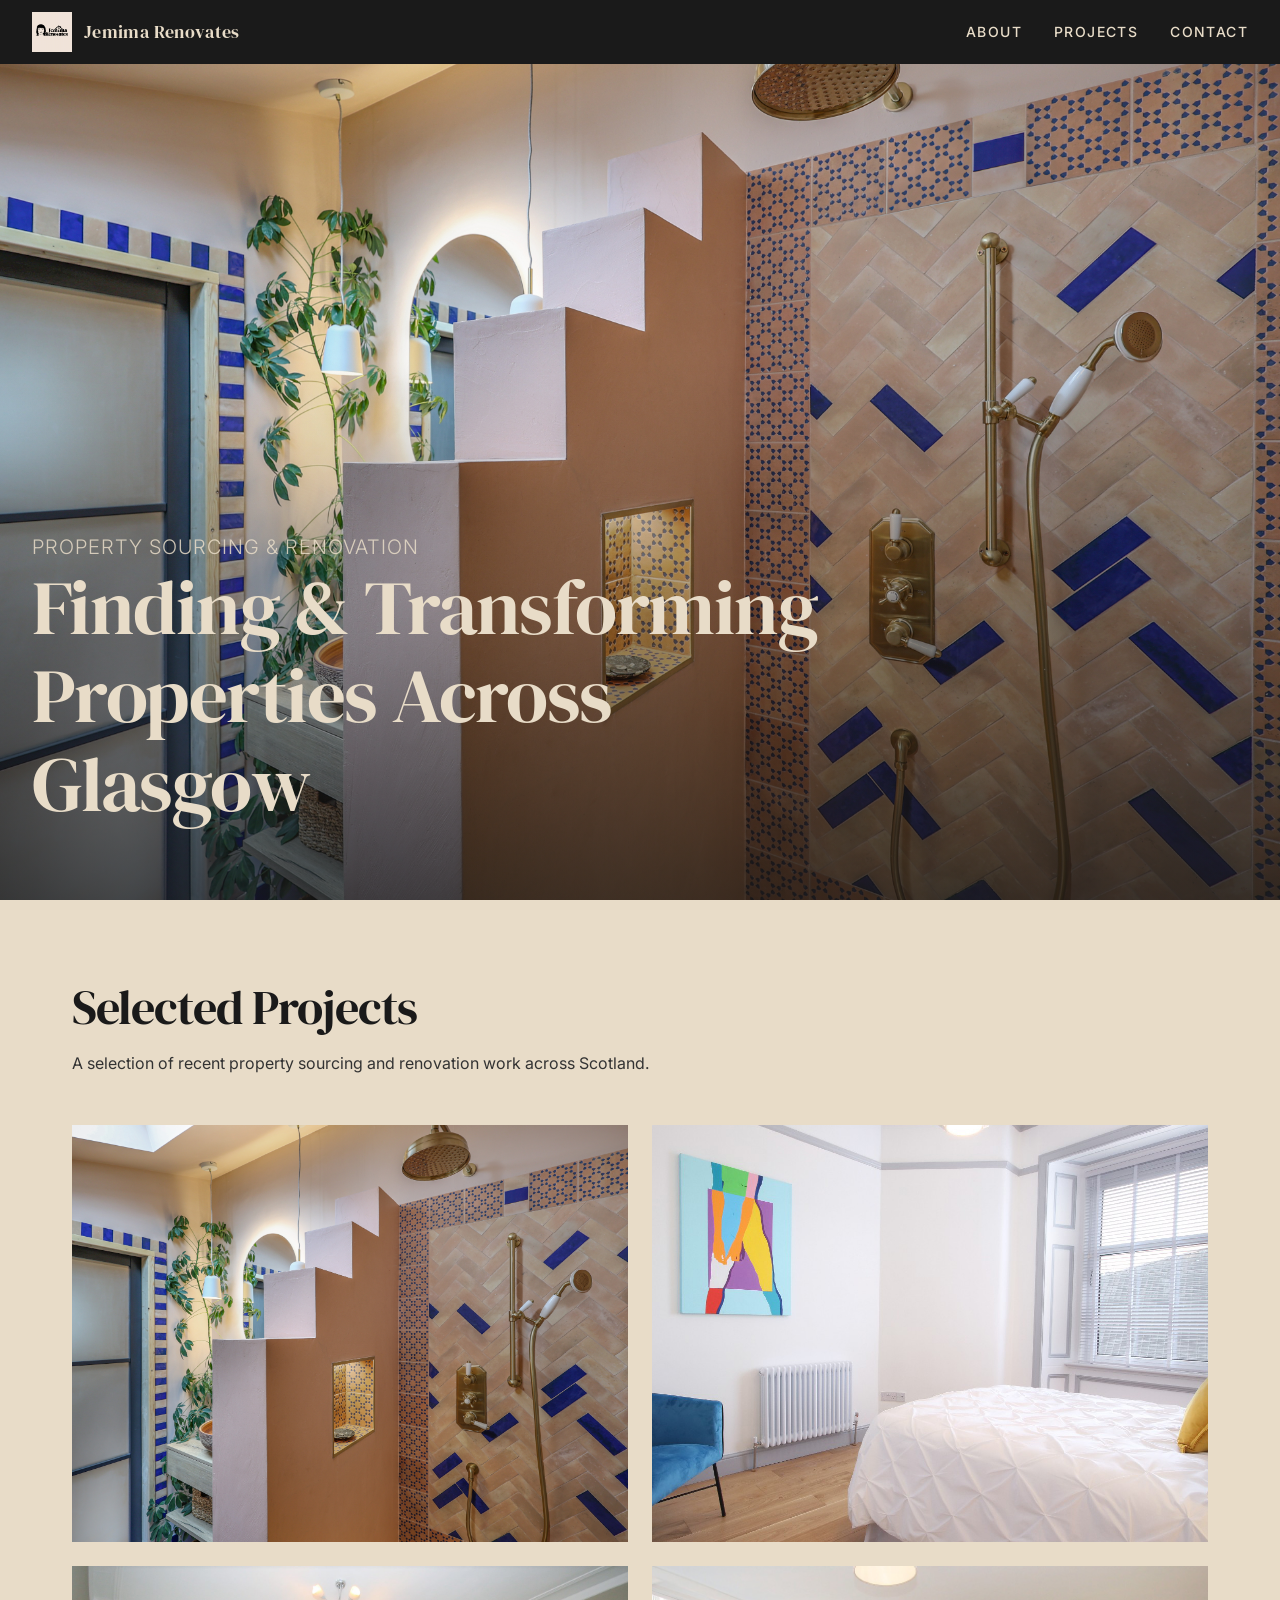
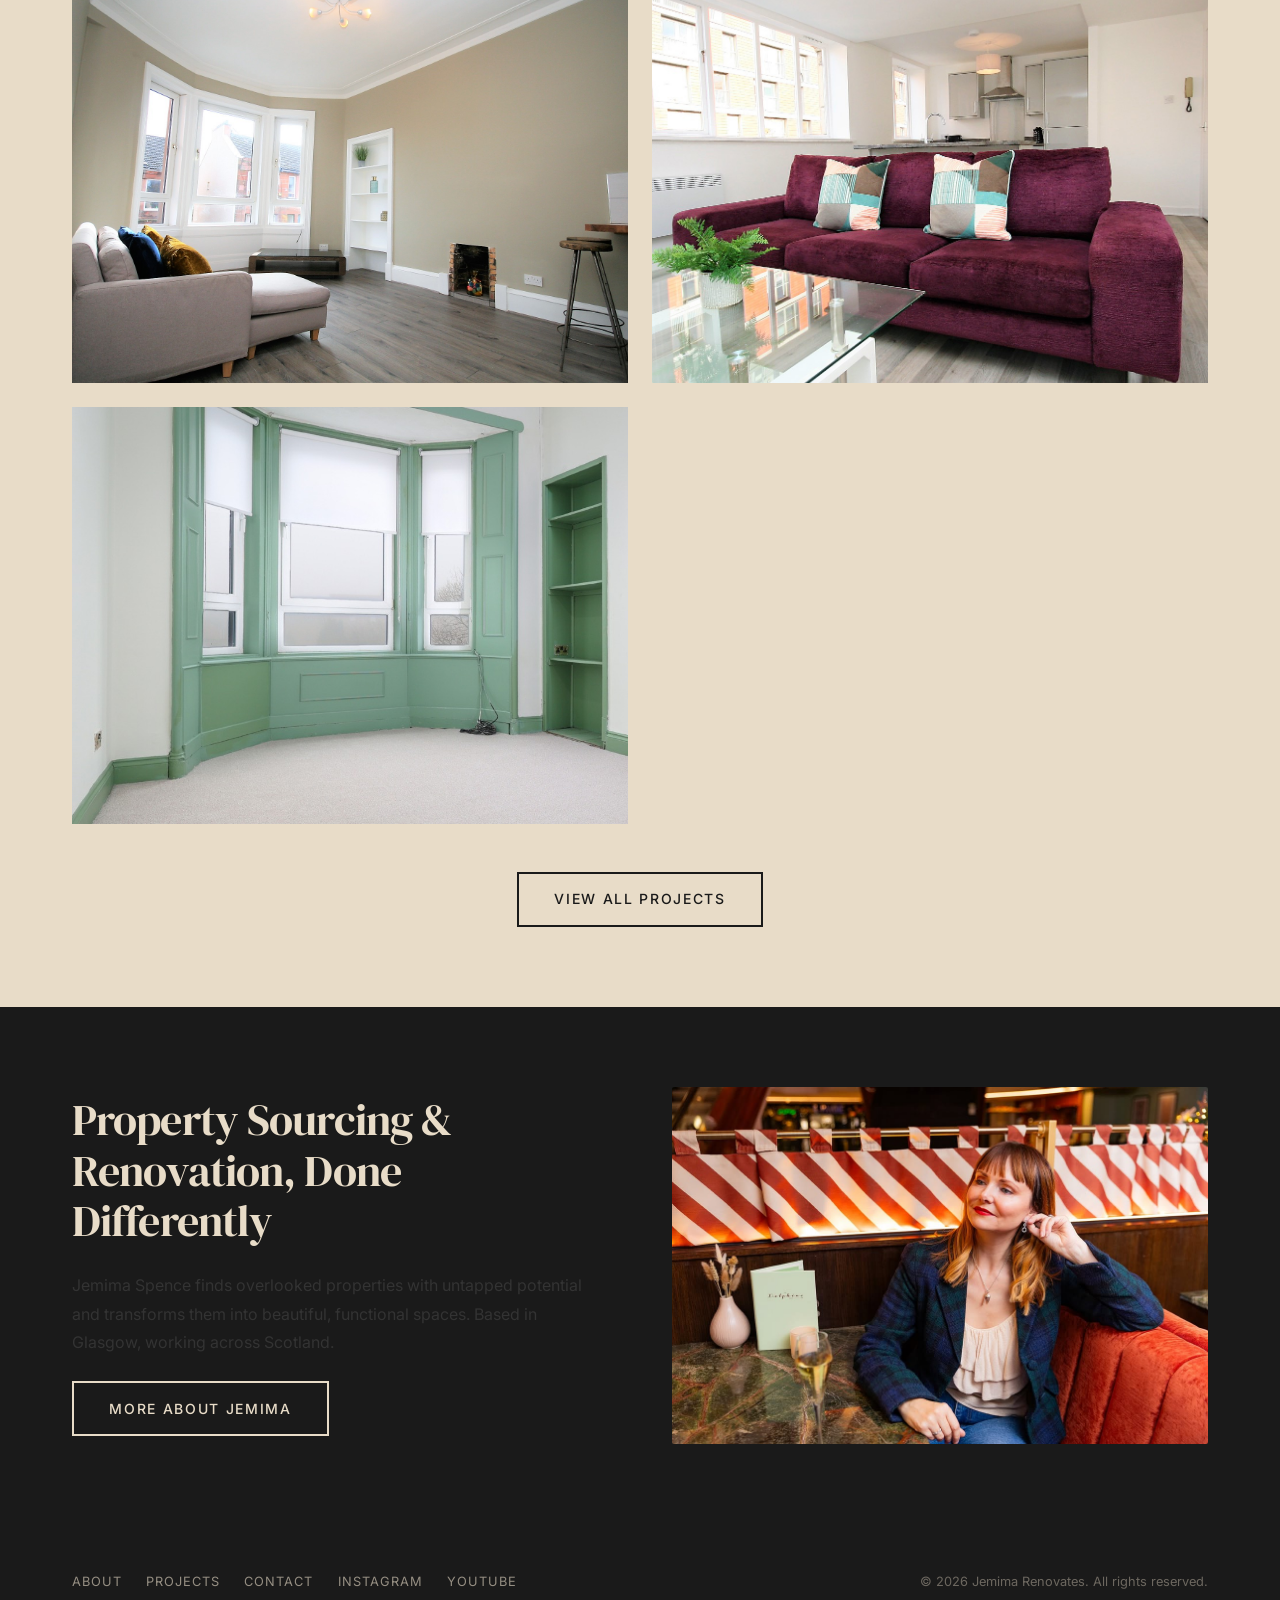
<file: index.html>
<!DOCTYPE html>
<html lang="en">
<head>
    <meta charset="UTF-8">
    <meta name="viewport" content="width=device-width, initial-scale=1.0">
    <title>Jemima Renovates - Property Sourcing & Renovation, Glasgow</title>
    <meta name="description" content="Property sourcing and renovation services in Glasgow. Jemima Spence specialises in finding and transforming properties across Scotland.">
    <link rel="stylesheet" href="css/main.css?v=4">
    <!-- Favicon -->
    <link rel="icon" href="favicon.svg" type="image/svg+xml">
    <link rel="icon" href="favicon.ico" sizes="32x32">
    <!-- Canonical -->
    <link rel="canonical" href="https://jemimarenovates.co.uk/">
    <!-- Open Graph -->
    <meta property="og:type" content="website">
    <meta property="og:title" content="Jemima Renovates - Property Sourcing & Renovation">
    <meta property="og:description" content="Property sourcing and renovation services in Glasgow. Finding and transforming properties across Scotland.">
    <meta property="og:url" content="https://jemimarenovates.co.uk/">
    <meta property="og:image" content="https://jemimarenovates.co.uk/images/hero.jpg">
    <meta property="og:site_name" content="Jemima Renovates">
    <!-- Twitter Card -->
    <meta name="twitter:card" content="summary_large_image">
    <meta name="twitter:title" content="Jemima Renovates - Property Sourcing & Renovation">
    <meta name="twitter:description" content="Property sourcing and renovation services in Glasgow. Finding and transforming properties across Scotland.">
    <meta name="twitter:image" content="https://jemimarenovates.co.uk/images/hero.jpg">
    <!-- Structured Data -->
    <script type="application/ld+json">
    {
        "@context": "https://schema.org",
        "@type": "LocalBusiness",
        "name": "Jemima Renovates",
        "description": "Property sourcing and renovation services in Glasgow, specialising in finding and transforming properties across Scotland.",
        "url": "https://jemimarenovates.co.uk",
        "founder": {
            "@type": "Person",
            "name": "Jemima Spence"
        },
        "areaServed": [
            {"@type": "City", "name": "Glasgow"},
            {"@type": "Country", "name": "United Kingdom"}
        ],
        "serviceType": ["Property Sourcing", "Renovation", "Project Management"],
        "image": "https://jemimarenovates.co.uk/images/hero.jpg",
        "sameAs": [
            "https://www.instagram.com/jemimarenovates/",
            "https://www.youtube.com/@JemimaRenovates"
        ]
    }
    </script>
</head>
<body>
    <a href="#main" class="skip-to-content">Skip to content</a>

    <nav class="nav" role="navigation" aria-label="Main navigation">
        <a href="index.html" class="nav-logo">
            <img src="logo.jpg" alt="Jemima Renovates">
            <span>Jemima Renovates</span>
        </a>
        <button class="nav-toggle" aria-label="Toggle menu" aria-expanded="false">
            <span></span><span></span><span></span>
        </button>
        <ul class="nav-menu">
            <li><a href="about.html">About</a></li>
            <li><a href="projects.html">Projects</a></li>
            <li><a href="contact.html">Contact</a></li>
        </ul>
    </nav>

    <main id="main">
        <!-- Hero -->
        <section class="hero" style="background-image: url('images/hero.jpg');">
            <div class="hero-content">
                <p class="subtitle">Property Sourcing & Renovation</p>
                <h1>Finding & Transforming Properties Across Glasgow</h1>
            </div>
        </section>

        <!-- Featured Projects -->
        <section class="section">
            <div class="container">
                <h2 class="section-heading">Selected Projects</h2>
                <p class="section-subheading">A selection of recent property sourcing and renovation work across Scotland.</p>

                <div class="featured-grid">
                    <a href="projects/morocco-bathroom.html" class="project-card">
                        <img src="images/morocco-bathroom/pic2.jpg" alt="Moroccan-inspired bathroom renovation, Glasgow">
                        <div class="card-overlay">
                            <h3>Morocco Bathroom</h3>
                            <span class="location">Glasgow</span>
                        </div>
                    </a>
                    <a href="projects/craigpark.html" class="project-card">
                        <img src="images/craigpark-2.jpg" alt="Craigpark renovation, Glasgow">
                        <div class="card-overlay">
                            <h3>Craigpark</h3>
                            <span class="location">Glasgow</span>
                        </div>
                    </a>
                    <a href="projects/east-end.html" class="project-card">
                        <img src="images/aberfeldy-lounge.jpg" alt="East End tenement renovation, Glasgow">
                        <div class="card-overlay">
                            <h3>East End</h3>
                            <span class="location">Glasgow</span>
                        </div>
                    </a>
                    <a href="projects/city-centre.html" class="project-card">
                        <img src="images/argyle-st-lounge.jpg" alt="City Centre renovation, Glasgow">
                        <div class="card-overlay">
                            <h3>City Centre</h3>
                            <span class="location">Glasgow</span>
                        </div>
                    </a>
                    <a href="projects/southside.html" class="project-card">
                        <img src="images/southside/pic3.jpg" alt="Southside property, Glasgow">
                        <div class="card-overlay">
                            <h3>Southside</h3>
                            <span class="location">Glasgow</span>
                        </div>
                    </a>
                </div>

                <div style="text-align: center; margin-top: 3rem;">
                    <a href="projects.html" class="btn">View All Projects</a>
                </div>
            </div>
        </section>

        <!-- About Teaser -->
        <section class="section section-dark">
            <div class="container">
                <div class="about-teaser">
                    <div class="about-teaser-text">
                        <h2>Property Sourcing & Renovation, Done Differently</h2>
                        <p>Jemima Spence finds overlooked properties with untapped potential and transforms them into beautiful, functional spaces. Based in Glasgow, working across Scotland.</p>
                        <a href="about.html" class="btn btn-light">More About Jemima</a>
                    </div>
                    <div class="about-teaser-image">
                        <img src="images/jay.jpg" alt="Jemima Spence">
                    </div>
                </div>
            </div>
        </section>
    </main>

    <footer class="footer">
        <div class="container">
            <div class="footer-content">
                <div class="footer-links">
                    <a href="about.html">About</a>
                    <a href="projects.html">Projects</a>
                    <a href="contact.html">Contact</a>
                    <a href="https://www.instagram.com/jemimarenovates/" target="_blank" rel="noopener">Instagram</a>
                    <a href="https://www.youtube.com/@JemimaRenovates" target="_blank" rel="noopener">YouTube</a>
                </div>
                <p class="footer-copy">&copy; 2026 Jemima Renovates. All rights reserved.</p>
            </div>
        </div>
    </footer>

    <script>
    // Mobile nav toggle
    (function() {
        var toggle = document.querySelector('.nav-toggle');
        var menu = document.querySelector('.nav-menu');
        if (!toggle || !menu) return;
        toggle.addEventListener('click', function(e) {
            e.stopPropagation();
            var open = menu.classList.toggle('open');
            toggle.setAttribute('aria-expanded', open);
        });
        document.addEventListener('click', function() {
            menu.classList.remove('open');
            toggle.setAttribute('aria-expanded', false);
        });
    })();
    </script>
</body>
</html>
</file>
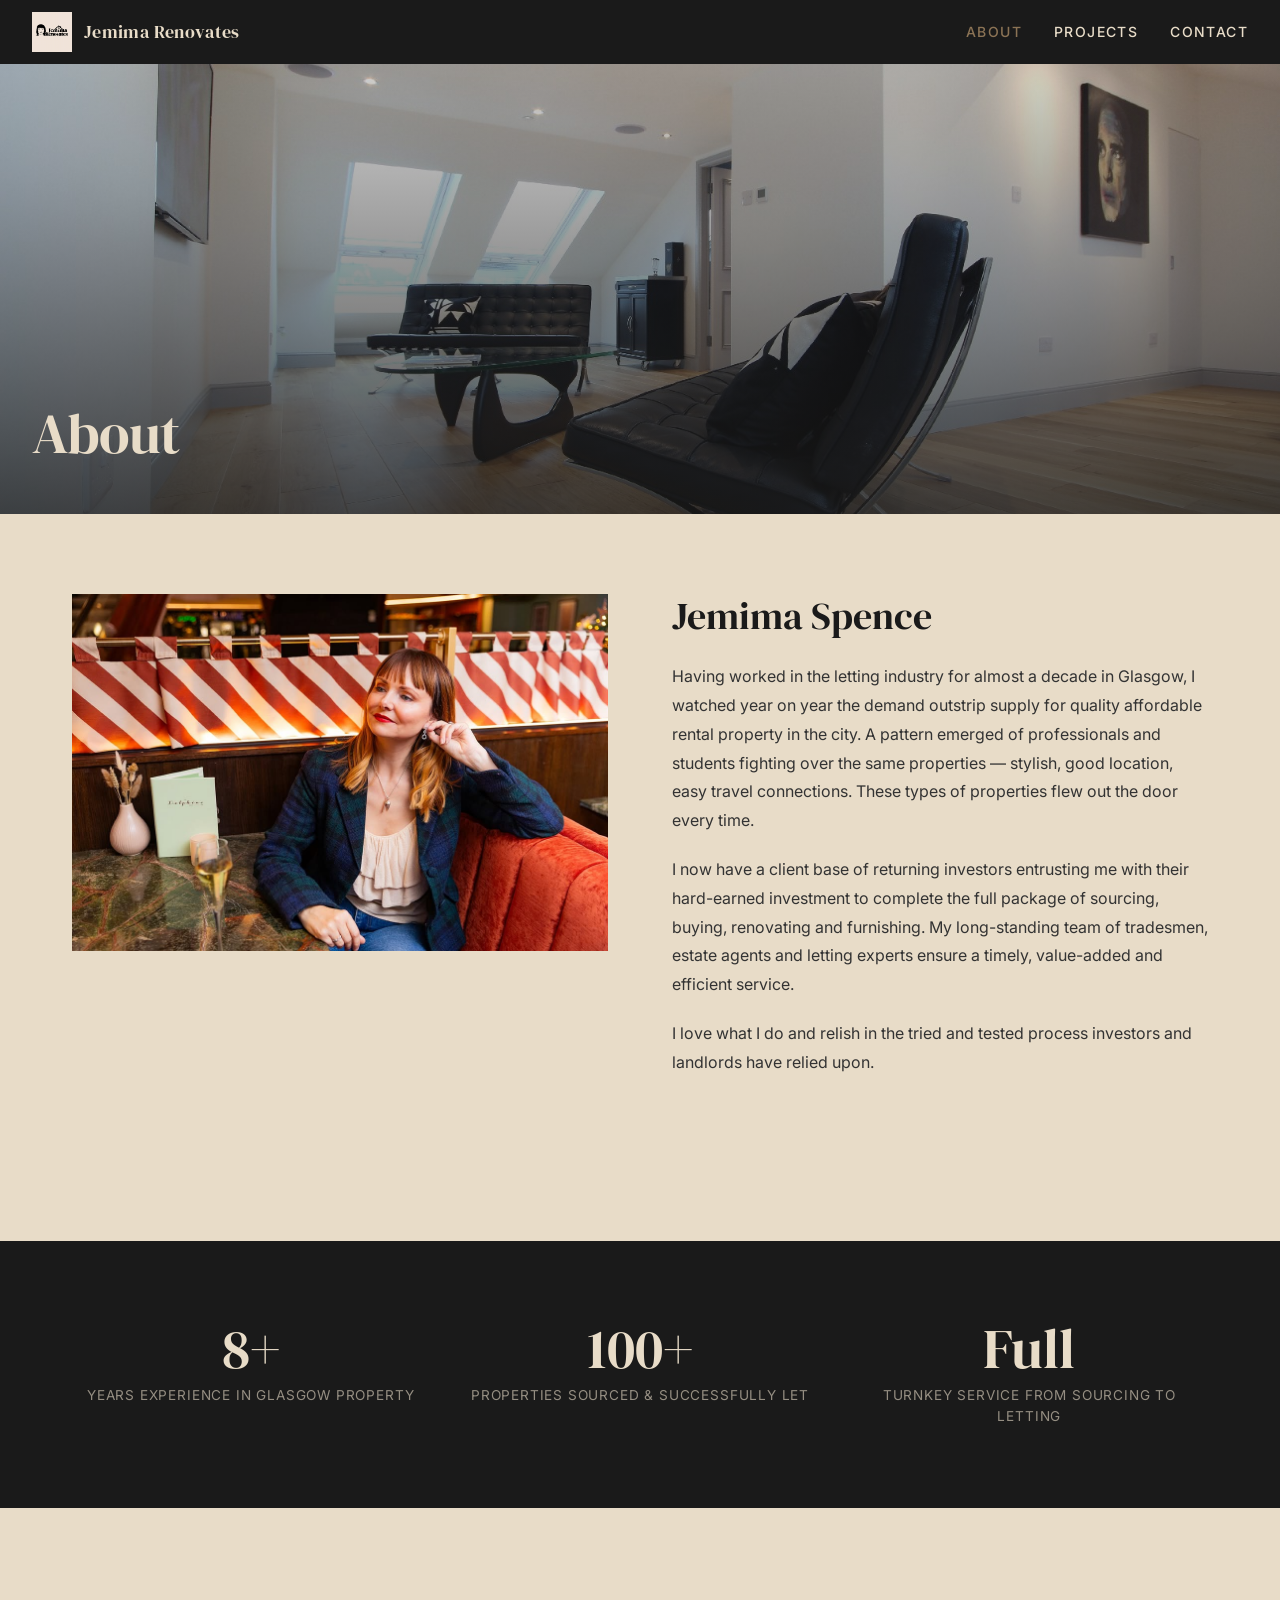
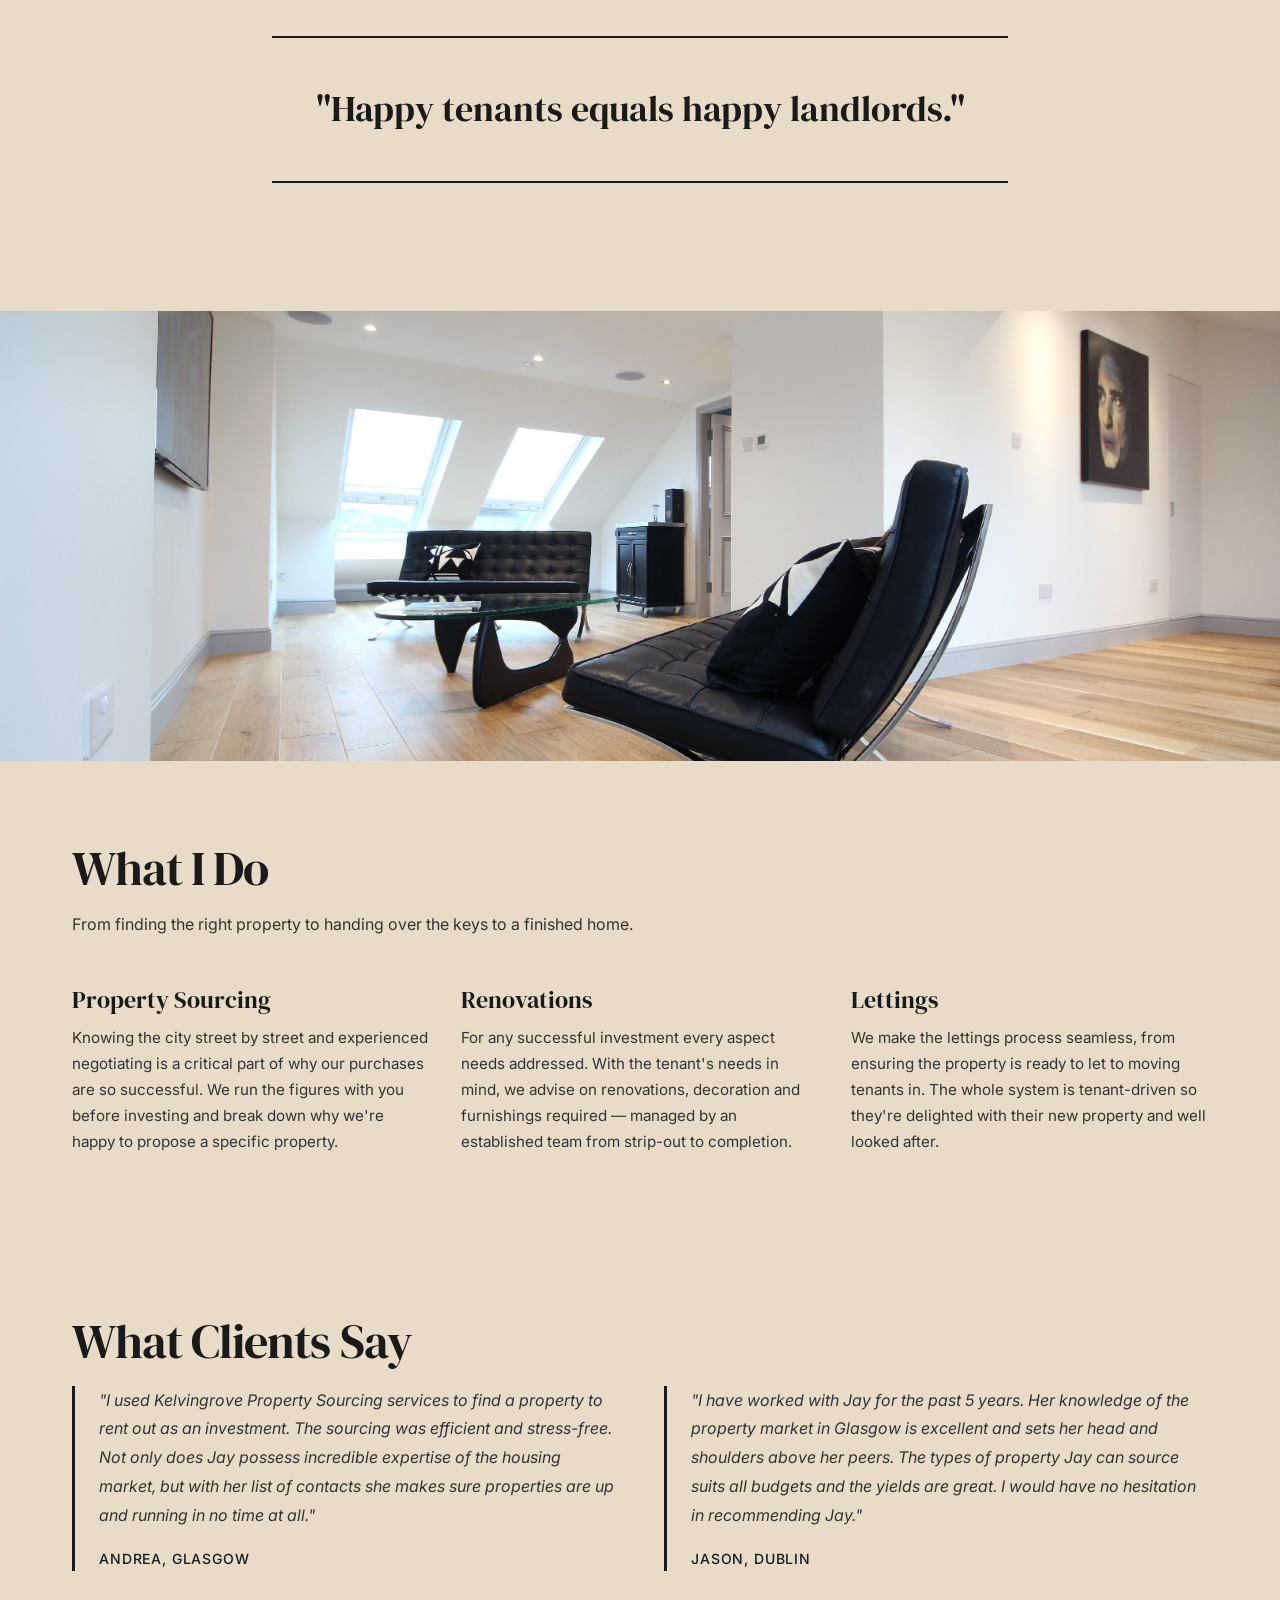
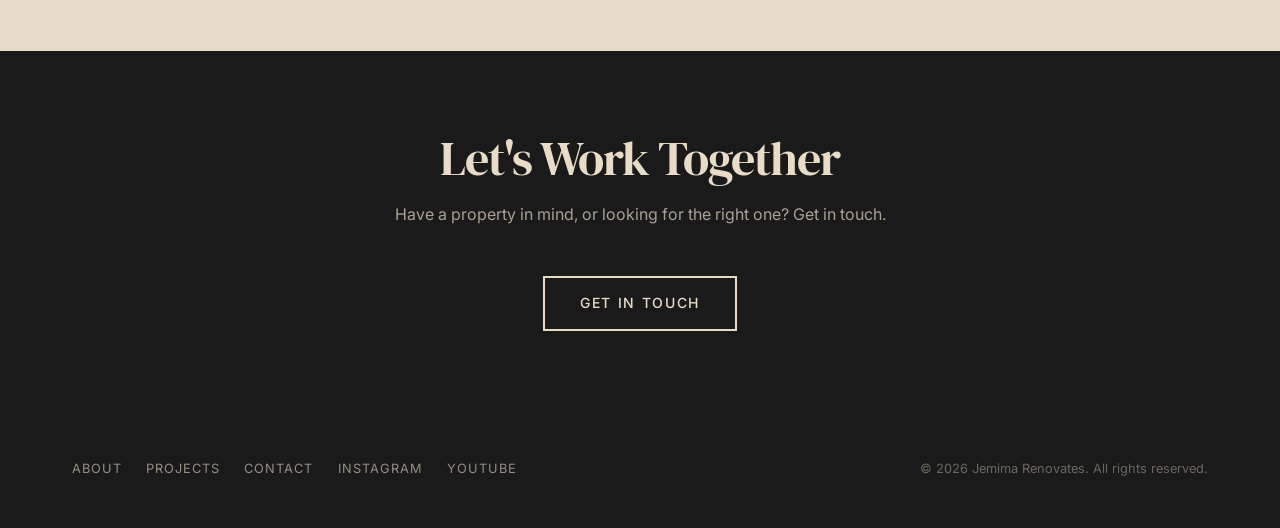
<file: about.html>
<!DOCTYPE html>
<html lang="en">
<head>
    <meta charset="UTF-8">
    <meta name="viewport" content="width=device-width, initial-scale=1.0">
    <title>About - Jemima Renovates</title>
    <meta name="description" content="About Jemima Spence — property sourcing and renovation specialist based in Glasgow, Scotland.">
    <link rel="stylesheet" href="css/main.css?v=4">
    <link rel="icon" href="favicon.svg" type="image/svg+xml">
    <link rel="icon" href="favicon.ico" sizes="32x32">
    <link rel="canonical" href="https://jemimarenovates.co.uk/about.html">
    <meta property="og:type" content="website">
    <meta property="og:title" content="About - Jemima Renovates">
    <meta property="og:description" content="About Jemima Spence — property sourcing and renovation specialist based in Glasgow.">
    <meta property="og:url" content="https://jemimarenovates.co.uk/about.html">
    <meta property="og:image" content="https://jemimarenovates.co.uk/images/jay.jpg">
</head>
<body>
    <a href="#main" class="skip-to-content">Skip to content</a>

    <nav class="nav" role="navigation" aria-label="Main navigation">
        <a href="index.html" class="nav-logo">
            <img src="logo.jpg" alt="Jemima Renovates">
            <span>Jemima Renovates</span>
        </a>
        <button class="nav-toggle" aria-label="Toggle menu" aria-expanded="false">
            <span></span><span></span><span></span>
        </button>
        <ul class="nav-menu">
            <li><a href="about.html" class="active">About</a></li>
            <li><a href="projects.html">Projects</a></li>
            <li><a href="contact.html">Contact</a></li>
        </ul>
    </nav>

    <main id="main">
        <section class="page-hero" style="background-image: url('images/craigpark-1.jpg');">
            <h1>About</h1>
        </section>

        <!-- Bio -->
        <section class="section">
            <div class="container">
                <div class="about-intro">
                    <img src="images/jay.jpg" alt="Jemima Spence">
                    <div class="about-text">
                        <h2>Jemima Spence</h2>
                        <p>Having worked in the letting industry for almost a decade in Glasgow, I watched year on year the demand outstrip supply for quality affordable rental property in the city. A pattern emerged of professionals and students fighting over the same properties — stylish, good location, easy travel connections. These types of properties flew out the door every time.</p>
                        <p>I now have a client base of returning investors entrusting me with their hard-earned investment to complete the full package of sourcing, buying, renovating and furnishing. My long-standing team of tradesmen, estate agents and letting experts ensure a timely, value-added and efficient service.</p>
                        <p>I love what I do and relish in the tried and tested process investors and landlords have relied upon.</p>
                    </div>
                </div>
            </div>
        </section>

        <!-- Stats -->
        <section class="section section-dark">
            <div class="container">
                <div class="stats-bar">
                    <div class="stat-item">
                        <span class="stat-number">8+</span>
                        <span class="stat-label">Years experience in Glasgow property</span>
                    </div>
                    <div class="stat-item">
                        <span class="stat-number">100+</span>
                        <span class="stat-label">Properties sourced &amp; successfully let</span>
                    </div>
                    <div class="stat-item">
                        <span class="stat-number">Full</span>
                        <span class="stat-label">Turnkey service from sourcing to letting</span>
                    </div>
                </div>
            </div>
        </section>

        <!-- Pull Quote -->
        <section class="section">
            <div class="container-narrow">
                <blockquote class="pull-quote">
                    "Happy tenants equals happy landlords."
                </blockquote>
            </div>
        </section>

        <!-- Full-width image break -->
        <div class="full-width-image">
            <img src="images/about-wide.jpg" alt="Renovation in progress">
        </div>

        <!-- Services -->
        <section class="section">
            <div class="container">
                <h2 class="section-heading">What I Do</h2>
                <p class="section-subheading">From finding the right property to handing over the keys to a finished home.</p>

                <div class="services-grid">
                    <div class="service-item">
                        <h3>Property Sourcing</h3>
                        <p>Knowing the city street by street and experienced negotiating is a critical part of why our purchases are so successful. We run the figures with you before investing and break down why we're happy to propose a specific property.</p>
                    </div>
                    <div class="service-item">
                        <h3>Renovations</h3>
                        <p>For any successful investment every aspect needs addressed. With the tenant's needs in mind, we advise on renovations, decoration and furnishings required — managed by an established team from strip-out to completion.</p>
                    </div>
                    <div class="service-item">
                        <h3>Lettings</h3>
                        <p>We make the lettings process seamless, from ensuring the property is ready to let to moving tenants in. The whole system is tenant-driven so they're delighted with their new property and well looked after.</p>
                    </div>
                </div>
            </div>
        </section>

        <!-- Testimonials -->
        <section class="section">
            <div class="container">
                <h2 class="section-heading">What Clients Say</h2>
                <div class="testimonials">
                    <blockquote class="testimonial">
                        <p>"I used Kelvingrove Property Sourcing services to find a property to rent out as an investment. The sourcing was efficient and stress-free. Not only does Jay possess incredible expertise of the housing market, but with her list of contacts she makes sure properties are up and running in no time at all."</p>
                        <cite>Andrea, Glasgow</cite>
                    </blockquote>
                    <blockquote class="testimonial">
                        <p>"I have worked with Jay for the past 5 years. Her knowledge of the property market in Glasgow is excellent and sets her head and shoulders above her peers. The types of property Jay can source suits all budgets and the yields are great. I would have no hesitation in recommending Jay."</p>
                        <cite>Jason, Dublin</cite>
                    </blockquote>
                </div>
            </div>
        </section>

        <!-- CTA -->
        <section class="section section-dark">
            <div class="container" style="text-align: center;">
                <h2 class="section-heading">Let's Work Together</h2>
                <p class="section-subheading" style="margin-left: auto; margin-right: auto;">Have a property in mind, or looking for the right one? Get in touch.</p>
                <a href="contact.html" class="btn btn-light">Get In Touch</a>
            </div>
        </section>
    </main>

    <footer class="footer">
        <div class="container">
            <div class="footer-content">
                <div class="footer-links">
                    <a href="about.html">About</a>
                    <a href="projects.html">Projects</a>
                    <a href="contact.html">Contact</a>
                    <a href="https://www.instagram.com/jemimarenovates/" target="_blank" rel="noopener">Instagram</a>
                    <a href="https://www.youtube.com/@JemimaRenovates" target="_blank" rel="noopener">YouTube</a>
                </div>
                <p class="footer-copy">&copy; 2026 Jemima Renovates. All rights reserved.</p>
            </div>
        </div>
    </footer>

    <script>
    (function() {
        var toggle = document.querySelector('.nav-toggle');
        var menu = document.querySelector('.nav-menu');
        if (!toggle || !menu) return;
        toggle.addEventListener('click', function(e) {
            e.stopPropagation();
            var open = menu.classList.toggle('open');
            toggle.setAttribute('aria-expanded', open);
        });
        document.addEventListener('click', function() {
            menu.classList.remove('open');
            toggle.setAttribute('aria-expanded', false);
        });
    })();
    </script>
</body>
</html>
</file>
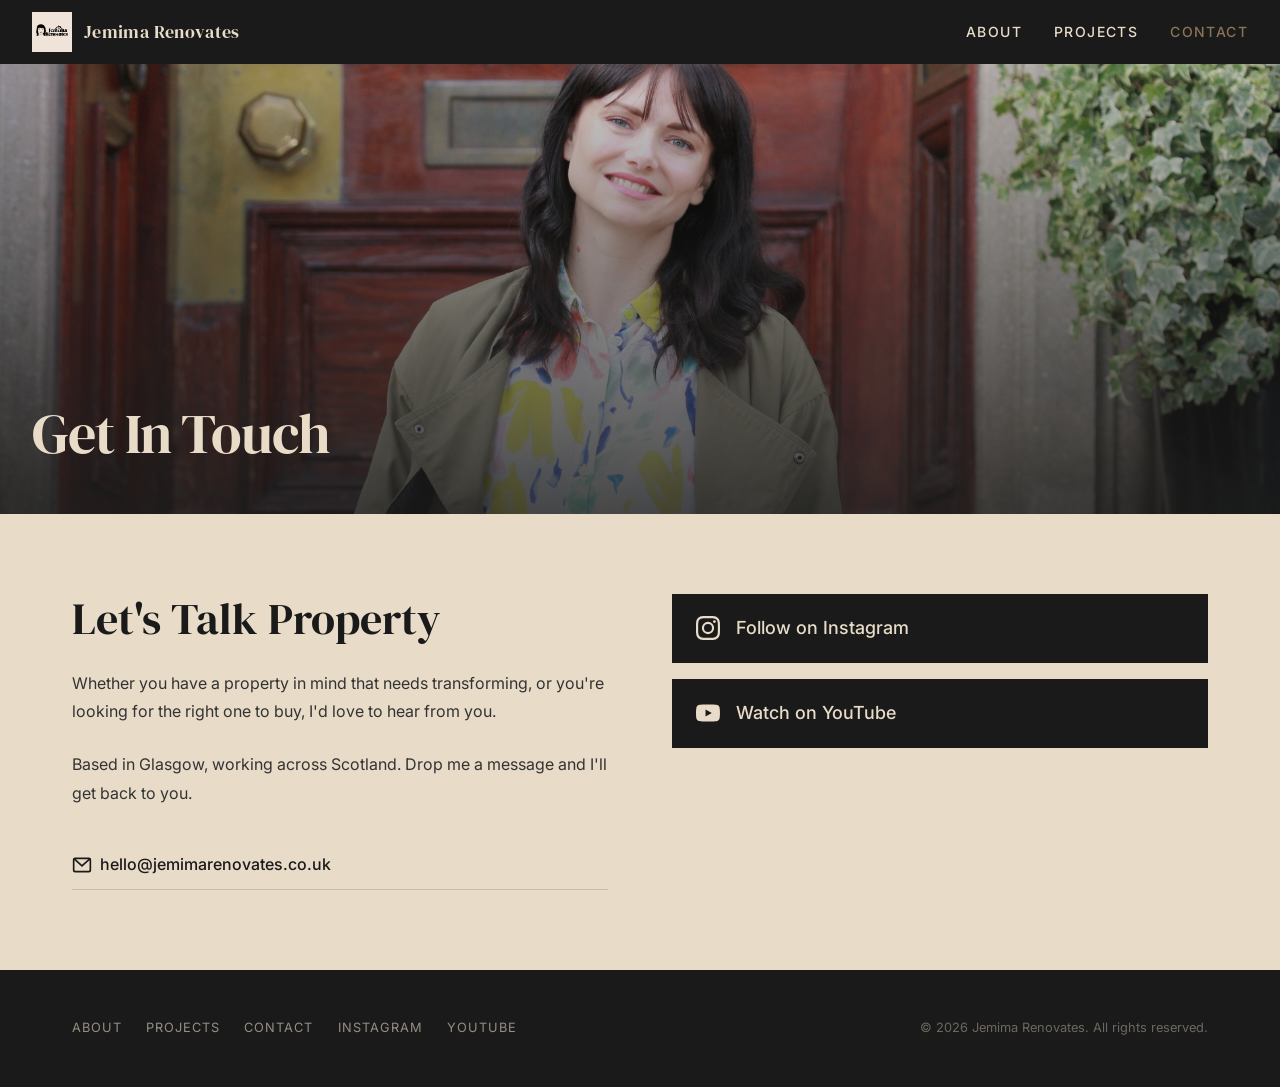
<file: contact.html>
<!DOCTYPE html>
<html lang="en">
<head>
    <meta charset="UTF-8">
    <meta name="viewport" content="width=device-width, initial-scale=1.0">
    <title>Contact - Jemima Renovates</title>
    <meta name="description" content="Get in touch with Jemima Spence for property sourcing and renovation services in Glasgow and across Scotland.">
    <link rel="stylesheet" href="css/main.css?v=4">
    <link rel="icon" href="favicon.svg" type="image/svg+xml">
    <link rel="icon" href="favicon.ico" sizes="32x32">
    <link rel="canonical" href="https://jemimarenovates.co.uk/contact.html">
    <meta property="og:type" content="website">
    <meta property="og:title" content="Contact - Jemima Renovates">
    <meta property="og:description" content="Get in touch with Jemima Spence for property sourcing and renovation services in Glasgow.">
    <meta property="og:url" content="https://jemimarenovates.co.uk/contact.html">
    <meta property="og:image" content="https://jemimarenovates.co.uk/images/hero.jpg">
</head>
<body>
    <a href="#main" class="skip-to-content">Skip to content</a>

    <nav class="nav" role="navigation" aria-label="Main navigation">
        <a href="index.html" class="nav-logo">
            <img src="logo.jpg" alt="Jemima Renovates">
            <span>Jemima Renovates</span>
        </a>
        <button class="nav-toggle" aria-label="Toggle menu" aria-expanded="false">
            <span></span><span></span><span></span>
        </button>
        <ul class="nav-menu">
            <li><a href="about.html">About</a></li>
            <li><a href="projects.html">Projects</a></li>
            <li><a href="contact.html" class="active">Contact</a></li>
        </ul>
    </nav>

    <main id="main">
        <section class="page-hero" style="background-image: url('images/contact-hero.jpg');">
            <h1>Get In Touch</h1>
        </section>

        <section class="section">
            <div class="container">
                <div class="contact-grid">
                    <div class="contact-info">
                        <h2>Let's Talk Property</h2>
                        <p>Whether you have a property in mind that needs transforming, or you're looking for the right one to buy, I'd love to hear from you.</p>
                        <p>Based in Glasgow, working across Scotland. Drop me a message and I'll get back to you.</p>

                        <div class="contact-links">
                            <a href="mailto:hello@jemimarenovates.co.uk">
                                <svg width="20" height="20" viewBox="0 0 24 24" fill="none" stroke="currentColor" stroke-width="2"><rect x="2" y="4" width="20" height="16" rx="2"/><path d="M22 4L12 13 2 4"/></svg>
                                hello@jemimarenovates.co.uk
                            </a>
                        </div>
                    </div>

                    <div class="contact-social">
                        <a href="https://www.instagram.com/jemimarenovates/" target="_blank" rel="noopener" class="social-link">
                            <svg viewBox="0 0 24 24" fill="currentColor"><path d="M12 2.163c3.204 0 3.584.012 4.85.07 3.252.148 4.771 1.691 4.919 4.919.058 1.265.069 1.645.069 4.849 0 3.205-.012 3.584-.069 4.849-.149 3.225-1.664 4.771-4.919 4.919-1.266.058-1.644.07-4.85.07-3.204 0-3.584-.012-4.849-.07-3.26-.149-4.771-1.699-4.919-4.92-.058-1.265-.07-1.644-.07-4.849 0-3.204.013-3.583.07-4.849.149-3.227 1.664-4.771 4.919-4.919 1.266-.057 1.645-.069 4.849-.069zM12 0C8.741 0 8.333.014 7.053.072 2.695.272.273 2.69.073 7.052.014 8.333 0 8.741 0 12c0 3.259.014 3.668.072 4.948.2 4.358 2.618 6.78 6.98 6.98C8.333 23.986 8.741 24 12 24c3.259 0 3.668-.014 4.948-.072 4.354-.2 6.782-2.618 6.979-6.98.059-1.28.073-1.689.073-4.948 0-3.259-.014-3.667-.072-4.947-.196-4.354-2.617-6.78-6.979-6.98C15.668.014 15.259 0 12 0zm0 5.838a6.162 6.162 0 100 12.324 6.162 6.162 0 000-12.324zM12 16a4 4 0 110-8 4 4 0 010 8zm6.406-11.845a1.44 1.44 0 100 2.881 1.44 1.44 0 000-2.881z"/></svg>
                            Follow on Instagram
                        </a>
                        <a href="https://www.youtube.com/@JemimaRenovates" target="_blank" rel="noopener" class="social-link">
                            <svg viewBox="0 0 24 24" fill="currentColor"><path d="M23.498 6.186a3.016 3.016 0 00-2.122-2.136C19.505 3.545 12 3.545 12 3.545s-7.505 0-9.377.505A3.017 3.017 0 00.502 6.186C0 8.07 0 12 0 12s0 3.93.502 5.814a3.016 3.016 0 002.122 2.136c1.871.505 9.376.505 9.376.505s7.505 0 9.377-.505a3.015 3.015 0 002.122-2.136C24 15.93 24 12 24 12s0-3.93-.502-5.814zM9.545 15.568V8.432L15.818 12l-6.273 3.568z"/></svg>
                            Watch on YouTube
                        </a>
                    </div>
                </div>
            </div>
        </section>
    </main>

    <footer class="footer">
        <div class="container">
            <div class="footer-content">
                <div class="footer-links">
                    <a href="about.html">About</a>
                    <a href="projects.html">Projects</a>
                    <a href="contact.html">Contact</a>
                    <a href="https://www.instagram.com/jemimarenovates/" target="_blank" rel="noopener">Instagram</a>
                    <a href="https://www.youtube.com/@JemimaRenovates" target="_blank" rel="noopener">YouTube</a>
                </div>
                <p class="footer-copy">&copy; 2026 Jemima Renovates. All rights reserved.</p>
            </div>
        </div>
    </footer>

    <script>
    (function() {
        var toggle = document.querySelector('.nav-toggle');
        var menu = document.querySelector('.nav-menu');
        if (!toggle || !menu) return;
        toggle.addEventListener('click', function(e) {
            e.stopPropagation();
            var open = menu.classList.toggle('open');
            toggle.setAttribute('aria-expanded', open);
        });
        document.addEventListener('click', function() {
            menu.classList.remove('open');
            toggle.setAttribute('aria-expanded', false);
        });
    })();
    </script>
</body>
</html>
</file>
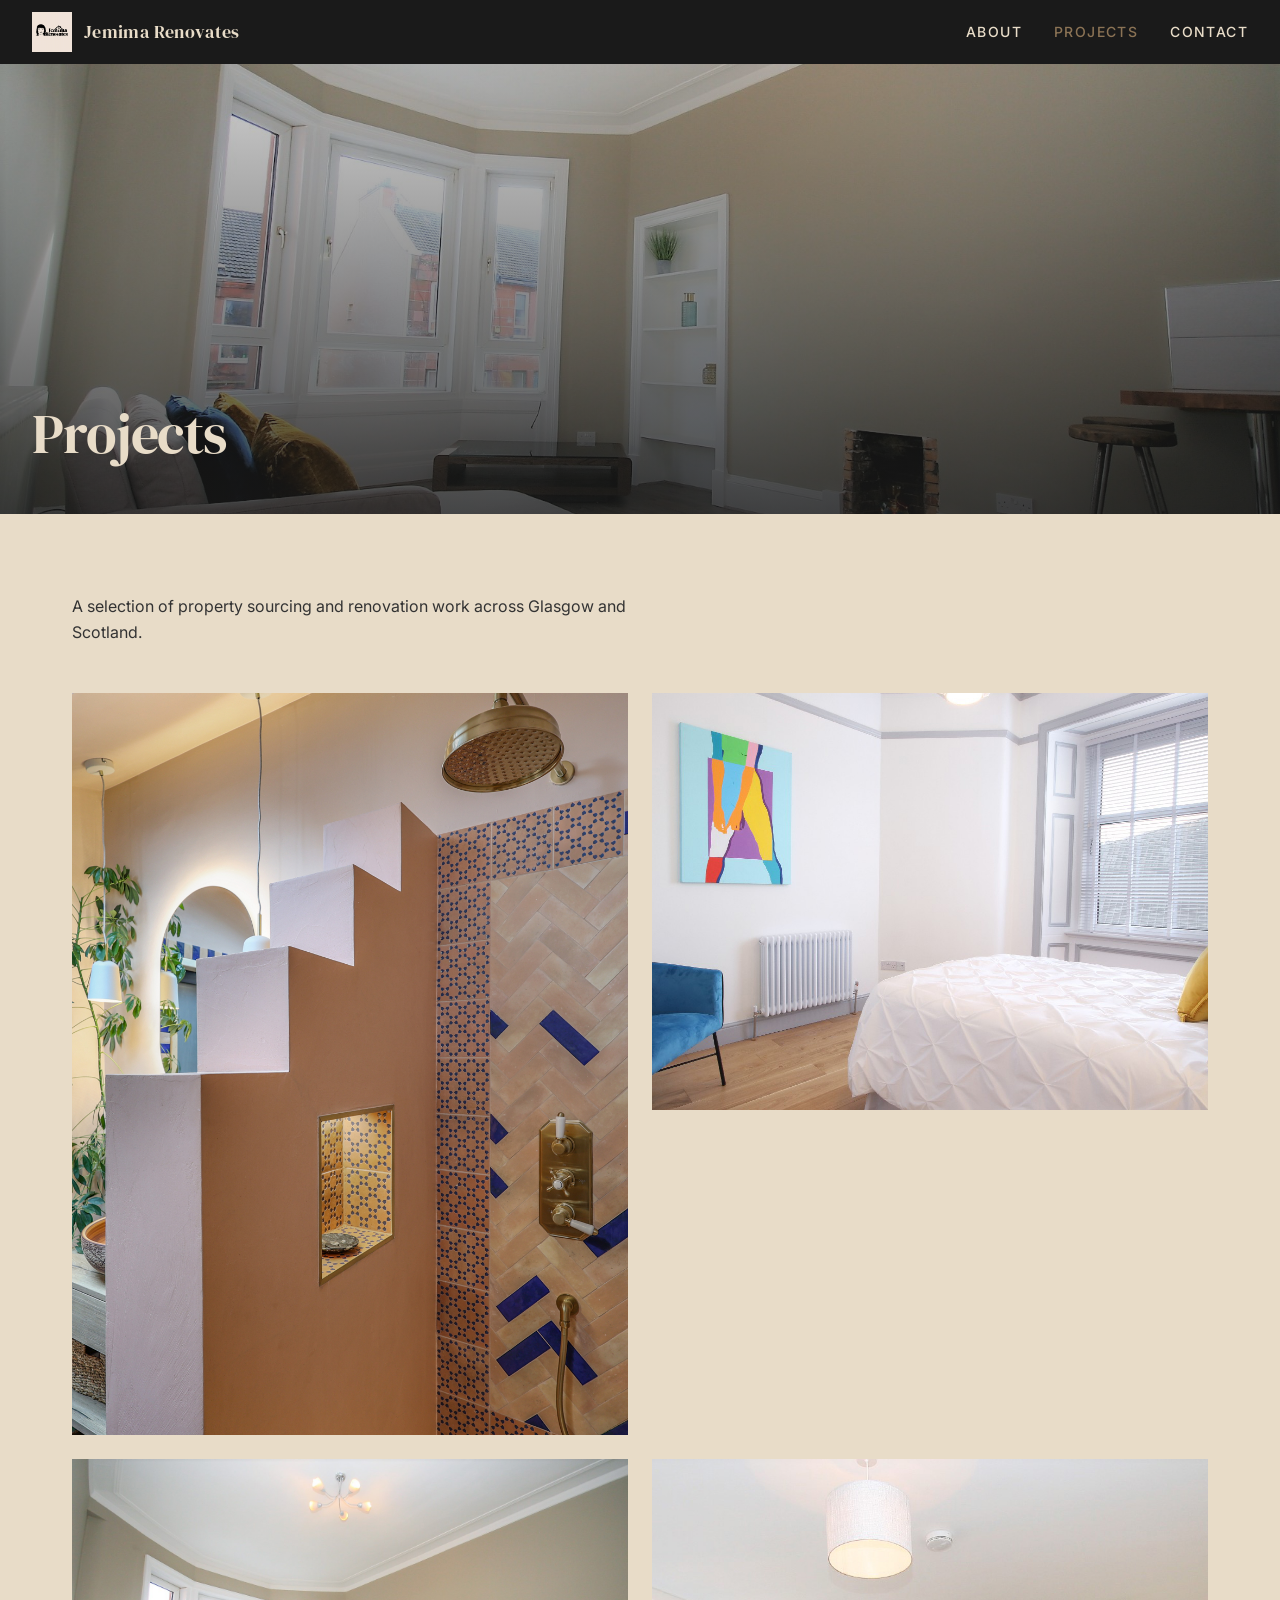
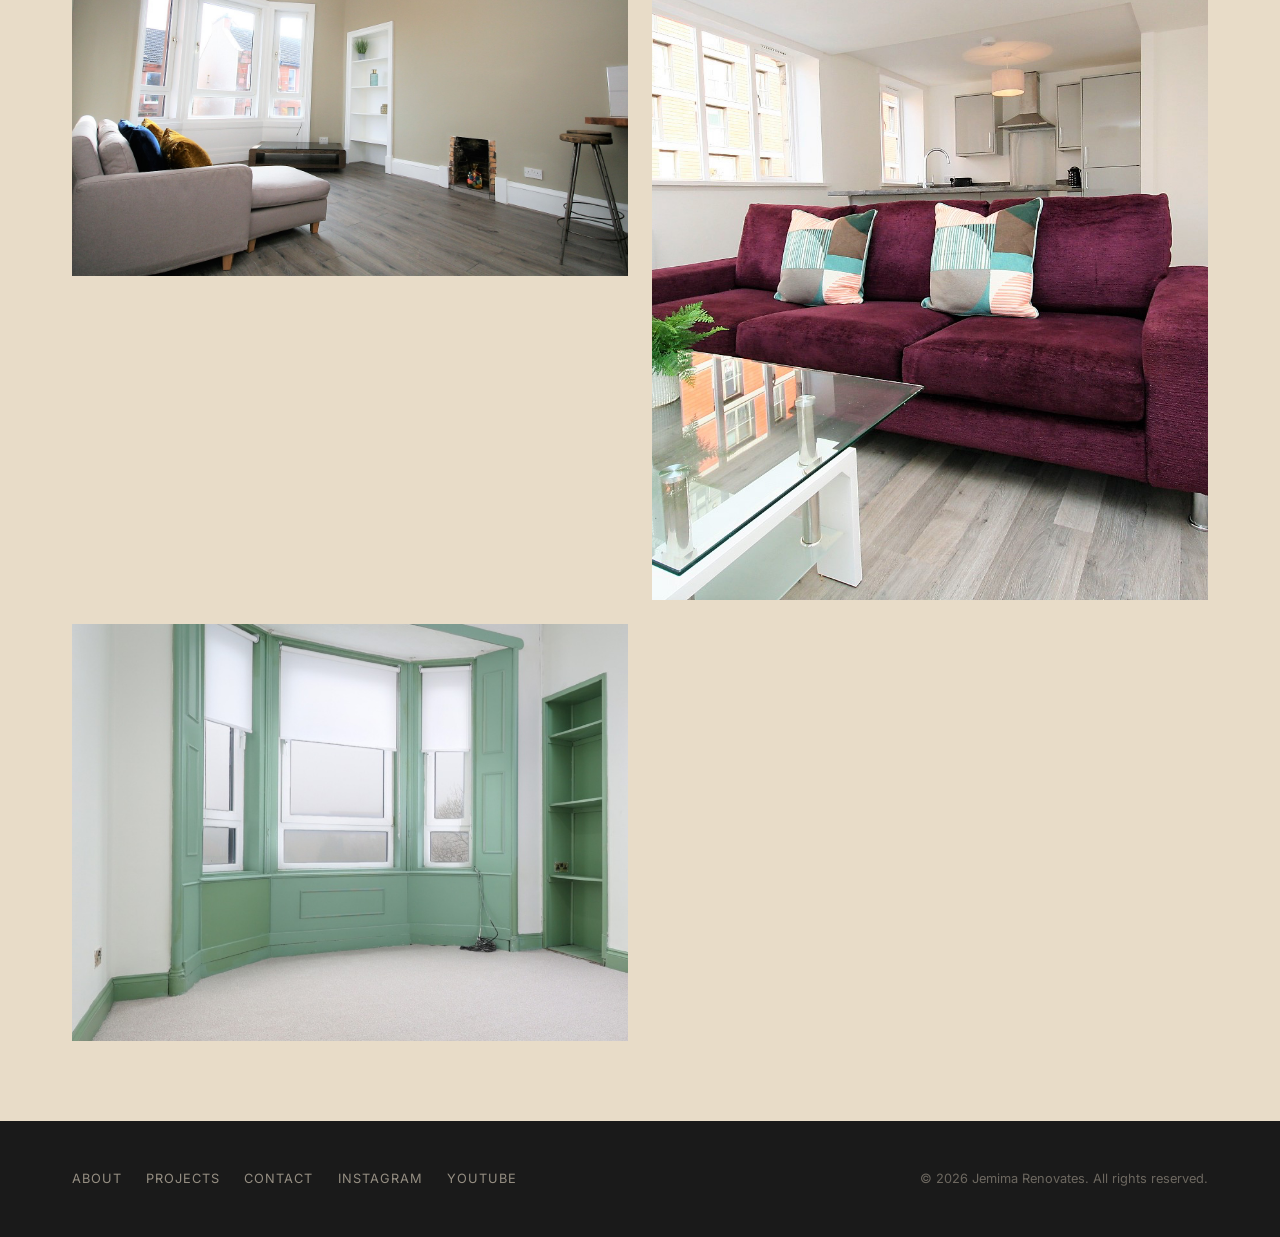
<file: projects.html>
<!DOCTYPE html>
<html lang="en">
<head>
    <meta charset="UTF-8">
    <meta name="viewport" content="width=device-width, initial-scale=1.0">
    <title>Projects - Jemima Renovates</title>
    <meta name="description" content="Property sourcing and renovation projects by Jemima Spence across Glasgow and Scotland.">
    <link rel="stylesheet" href="css/main.css?v=4">
    <link rel="icon" href="favicon.svg" type="image/svg+xml">
    <link rel="icon" href="favicon.ico" sizes="32x32">
    <link rel="canonical" href="https://jemimarenovates.co.uk/projects.html">
    <meta property="og:type" content="website">
    <meta property="og:title" content="Projects - Jemima Renovates">
    <meta property="og:description" content="Property sourcing and renovation projects by Jemima Spence across Glasgow and Scotland.">
    <meta property="og:url" content="https://jemimarenovates.co.uk/projects.html">
    <meta property="og:image" content="https://jemimarenovates.co.uk/images/hero.jpg">
</head>
<body>
    <a href="#main" class="skip-to-content">Skip to content</a>

    <nav class="nav" role="navigation" aria-label="Main navigation">
        <a href="index.html" class="nav-logo">
            <img src="logo.jpg" alt="Jemima Renovates">
            <span>Jemima Renovates</span>
        </a>
        <button class="nav-toggle" aria-label="Toggle menu" aria-expanded="false">
            <span></span><span></span><span></span>
        </button>
        <ul class="nav-menu">
            <li><a href="about.html">About</a></li>
            <li><a href="projects.html" class="active">Projects</a></li>
            <li><a href="contact.html">Contact</a></li>
        </ul>
    </nav>

    <main id="main">
        <section class="page-hero" style="background-image: url('images/projects-hero.jpg');">
            <h1>Projects</h1>
        </section>

        <section class="section">
            <div class="container">
                <p class="section-subheading">A selection of property sourcing and renovation work across Glasgow and Scotland.</p>

                <div class="projects-grid">
                    <a href="projects/morocco-bathroom.html" class="project-card">
                        <img src="images/morocco-bathroom/pic2.jpg" alt="Moroccan-inspired bathroom renovation">
                        <div class="card-overlay">
                            <h3>Morocco Bathroom</h3>
                            <span class="location">Glasgow</span>
                        </div>
                    </a>
                    <a href="projects/craigpark.html" class="project-card">
                        <img src="images/craigpark-2.jpg" alt="Craigpark renovation">
                        <div class="card-overlay">
                            <h3>Craigpark</h3>
                            <span class="location">Glasgow</span>
                        </div>
                    </a>
                    <a href="projects/east-end.html" class="project-card">
                        <img src="images/aberfeldy-lounge.jpg" alt="East End tenement renovation">
                        <div class="card-overlay">
                            <h3>East End</h3>
                            <span class="location">Glasgow</span>
                        </div>
                    </a>
                    <a href="projects/city-centre.html" class="project-card">
                        <img src="images/argyle-st-lounge.jpg" alt="City Centre renovation">
                        <div class="card-overlay">
                            <h3>City Centre</h3>
                            <span class="location">Glasgow</span>
                        </div>
                    </a>
                    <a href="projects/southside.html" class="project-card">
                        <img src="images/southside/pic3.jpg" alt="Southside property">
                        <div class="card-overlay">
                            <h3>Southside</h3>
                            <span class="location">Glasgow</span>
                        </div>
                    </a>
                </div>
            </div>
        </section>
    </main>

    <footer class="footer">
        <div class="container">
            <div class="footer-content">
                <div class="footer-links">
                    <a href="about.html">About</a>
                    <a href="projects.html">Projects</a>
                    <a href="contact.html">Contact</a>
                    <a href="https://www.instagram.com/jemimarenovates/" target="_blank" rel="noopener">Instagram</a>
                    <a href="https://www.youtube.com/@JemimaRenovates" target="_blank" rel="noopener">YouTube</a>
                </div>
                <p class="footer-copy">&copy; 2026 Jemima Renovates. All rights reserved.</p>
            </div>
        </div>
    </footer>

    <script>
    (function() {
        var toggle = document.querySelector('.nav-toggle');
        var menu = document.querySelector('.nav-menu');
        if (!toggle || !menu) return;
        toggle.addEventListener('click', function(e) {
            e.stopPropagation();
            var open = menu.classList.toggle('open');
            toggle.setAttribute('aria-expanded', open);
        });
        document.addEventListener('click', function() {
            menu.classList.remove('open');
            toggle.setAttribute('aria-expanded', false);
        });
    })();
    </script>
</body>
</html>
</file>
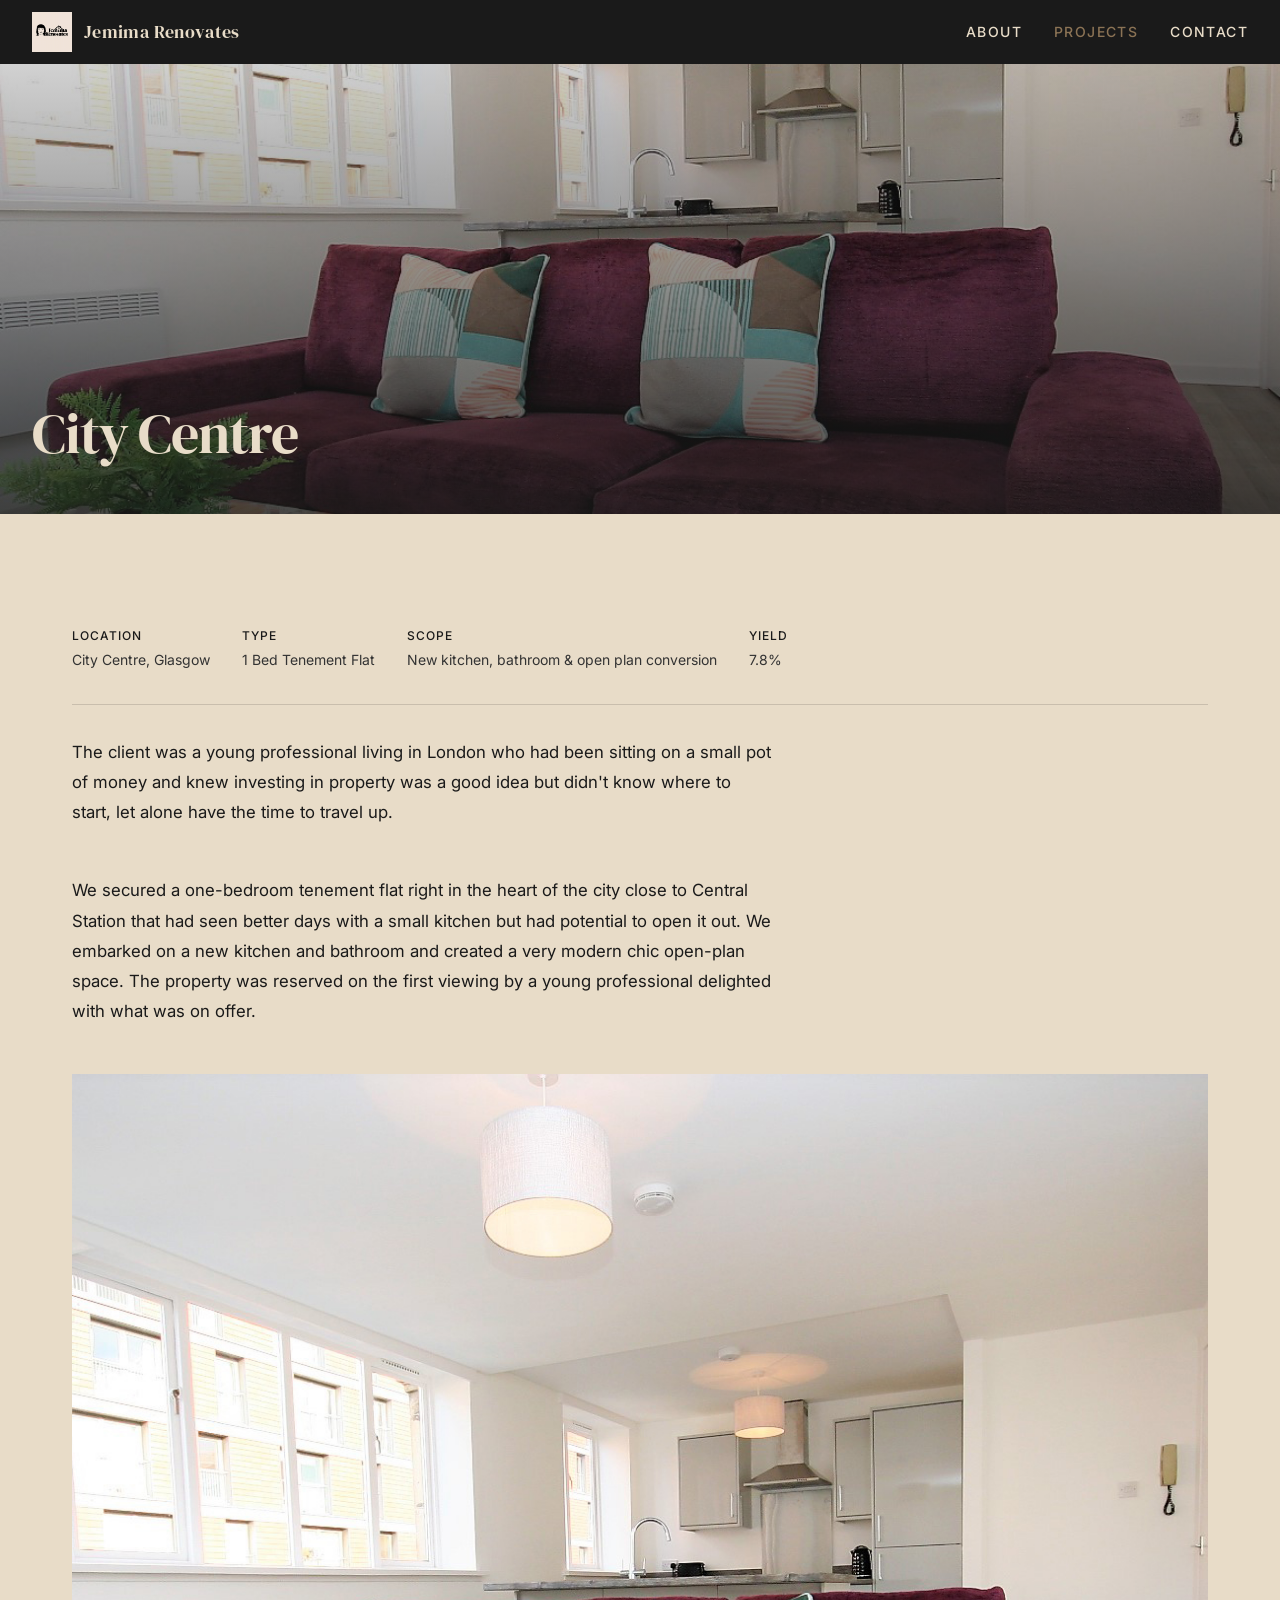
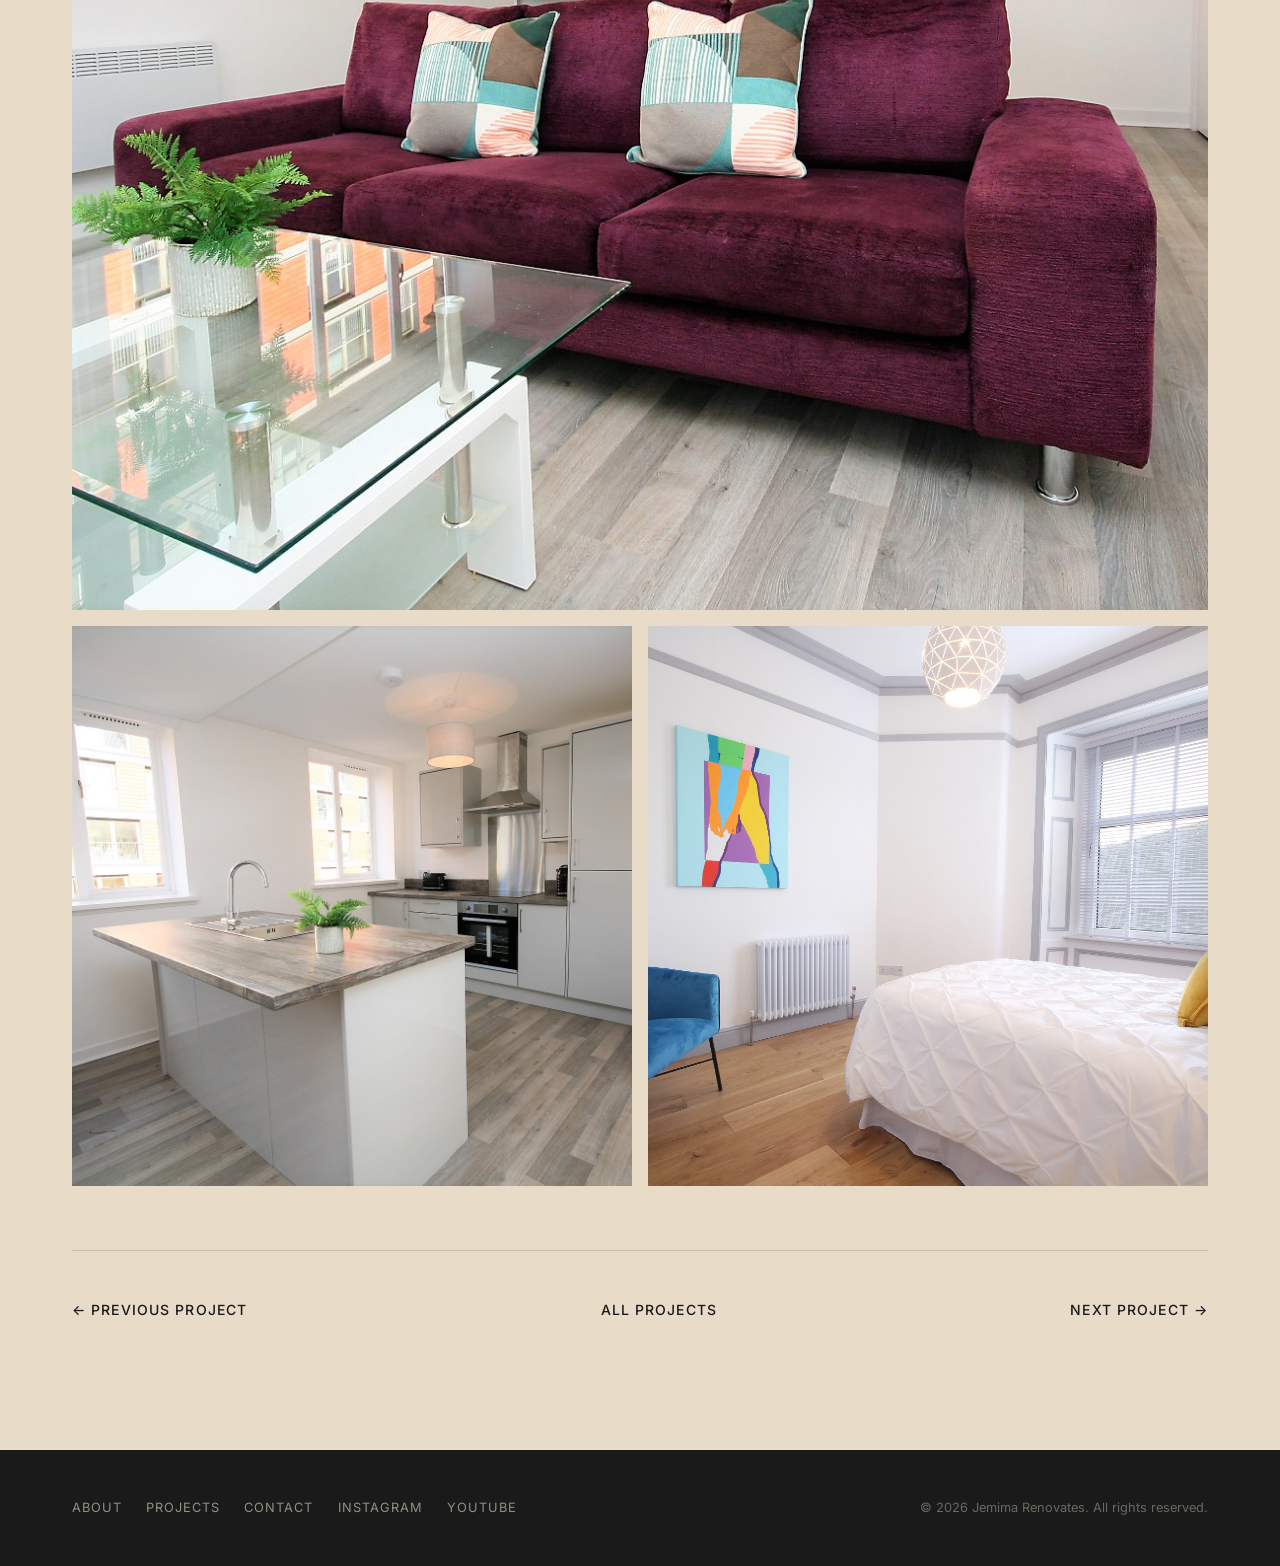
<file: projects/city-centre.html>
<!DOCTYPE html>
<html lang="en">
<head>
    <meta charset="UTF-8">
    <meta name="viewport" content="width=device-width, initial-scale=1.0">
    <title>City Centre - Jemima Renovates</title>
    <meta name="description" content="Modern open-plan renovation of a one-bedroom tenement flat near Glasgow Central Station.">
    <link rel="stylesheet" href="../css/main.css?v=4">
    <link rel="icon" href="../favicon.svg" type="image/svg+xml">
    <link rel="icon" href="../favicon.ico" sizes="32x32">
    <link rel="canonical" href="https://jemimarenovates.co.uk/projects/city-centre.html">
    <meta property="og:type" content="article">
    <meta property="og:title" content="City Centre - Jemima Renovates">
    <meta property="og:description" content="Modern open-plan renovation near Glasgow Central Station.">
    <meta property="og:url" content="https://jemimarenovates.co.uk/projects/city-centre.html">
    <meta property="og:image" content="https://jemimarenovates.co.uk/images/argyle-st-lounge.jpg">
</head>
<body>
    <a href="#main" class="skip-to-content">Skip to content</a>

    <nav class="nav" role="navigation" aria-label="Main navigation">
        <a href="../index.html" class="nav-logo">
            <img src="../logo.jpg" alt="Jemima Renovates">
            <span>Jemima Renovates</span>
        </a>
        <button class="nav-toggle" aria-label="Toggle menu" aria-expanded="false">
            <span></span><span></span><span></span>
        </button>
        <ul class="nav-menu">
            <li><a href="../about.html">About</a></li>
            <li><a href="../projects.html" class="active">Projects</a></li>
            <li><a href="../contact.html">Contact</a></li>
        </ul>
    </nav>

    <main id="main">
        <section class="page-hero" style="background-image: url('../images/argyle-st-lounge.jpg');">
            <h1>City Centre</h1>
        </section>

        <section class="section">
            <div class="container">
                <dl class="project-meta">
                    <div>
                        <dt>Location</dt>
                        <dd>City Centre, Glasgow</dd>
                    </div>
                    <div>
                        <dt>Type</dt>
                        <dd>1 Bed Tenement Flat</dd>
                    </div>
                    <div>
                        <dt>Scope</dt>
                        <dd>New kitchen, bathroom &amp; open plan conversion</dd>
                    </div>
                    <div>
                        <dt>Yield</dt>
                        <dd>7.8%</dd>
                    </div>
                </dl>

                <p class="project-description">The client was a young professional living in London who had been sitting on a small pot of money and knew investing in property was a good idea but didn't know where to start, let alone have the time to travel up.</p>

                <p class="project-description">We secured a one-bedroom tenement flat right in the heart of the city close to Central Station that had seen better days with a small kitchen but had potential to open it out. We embarked on a new kitchen and bathroom and created a very modern chic open-plan space. The property was reserved on the first viewing by a young professional delighted with what was on offer.</p>

                <div class="image-gallery">
                    <div class="gallery-item full-bleed">
                        <img src="../images/argyle-st-lounge.jpg" alt="Open plan living space">
                    </div>
                    <div class="gallery-item">
                        <img src="../images/argyle-st-crop.jpg" alt="Interior detail">
                    </div>
                    <div class="gallery-item">
                        <img src="../images/craigpark-2.jpg" alt="Kitchen detail">
                    </div>
                </div>

                <nav class="project-nav" aria-label="Project navigation">
                    <a href="east-end.html">&larr; Previous Project</a>
                    <a href="../projects.html">All Projects</a>
                    <a href="southside.html">Next Project &rarr;</a>
                </nav>
            </div>
        </section>
    </main>

    <footer class="footer">
        <div class="container">
            <div class="footer-content">
                <div class="footer-links">
                    <a href="../about.html">About</a>
                    <a href="../projects.html">Projects</a>
                    <a href="../contact.html">Contact</a>
                    <a href="https://www.instagram.com/jemimarenovates/" target="_blank" rel="noopener">Instagram</a>
                    <a href="https://www.youtube.com/@JemimaRenovates" target="_blank" rel="noopener">YouTube</a>
                </div>
                <p class="footer-copy">&copy; 2026 Jemima Renovates. All rights reserved.</p>
            </div>
        </div>
    </footer>

    <script>
    (function() {
        var toggle = document.querySelector('.nav-toggle');
        var menu = document.querySelector('.nav-menu');
        if (!toggle || !menu) return;
        toggle.addEventListener('click', function(e) {
            e.stopPropagation();
            var open = menu.classList.toggle('open');
            toggle.setAttribute('aria-expanded', open);
        });
        document.addEventListener('click', function() {
            menu.classList.remove('open');
            toggle.setAttribute('aria-expanded', false);
        });
    })();
    </script>
    <script src="../js/lightbox.js"></script>
</body>
</html>
</file>
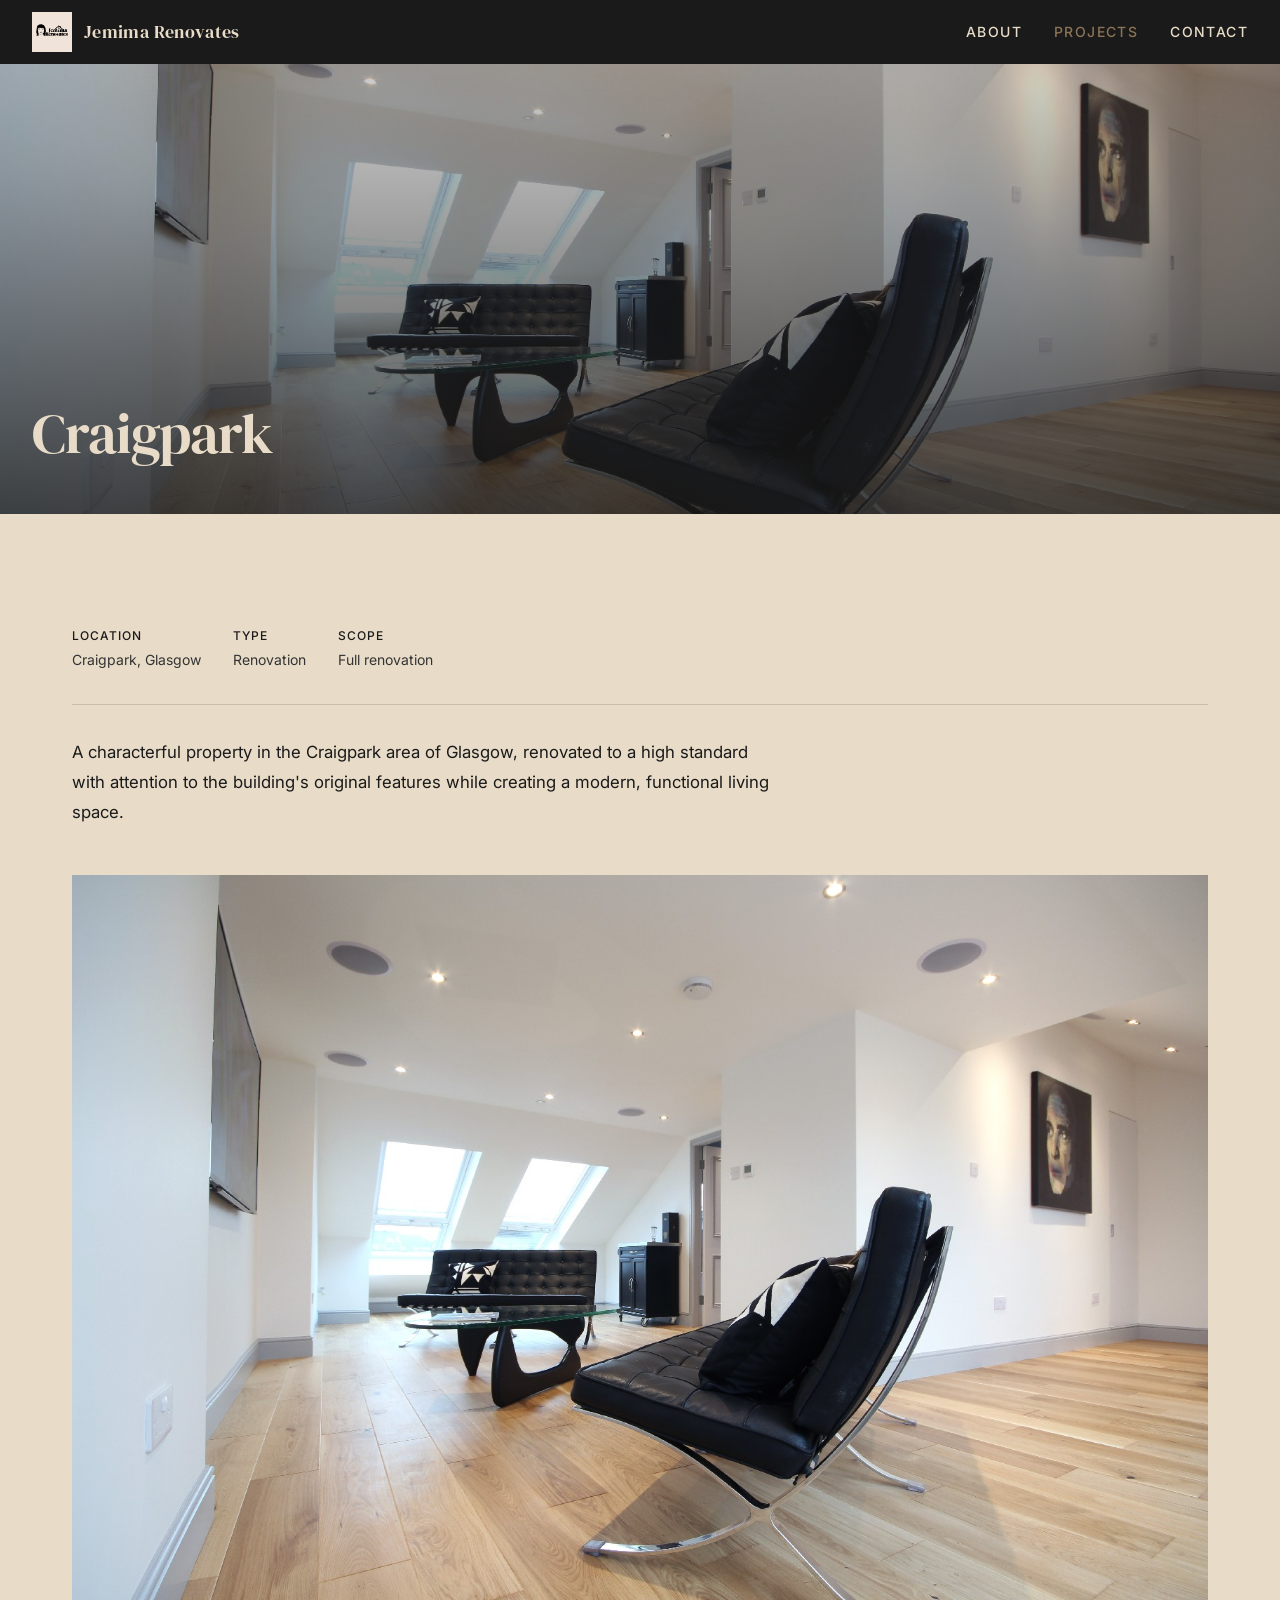
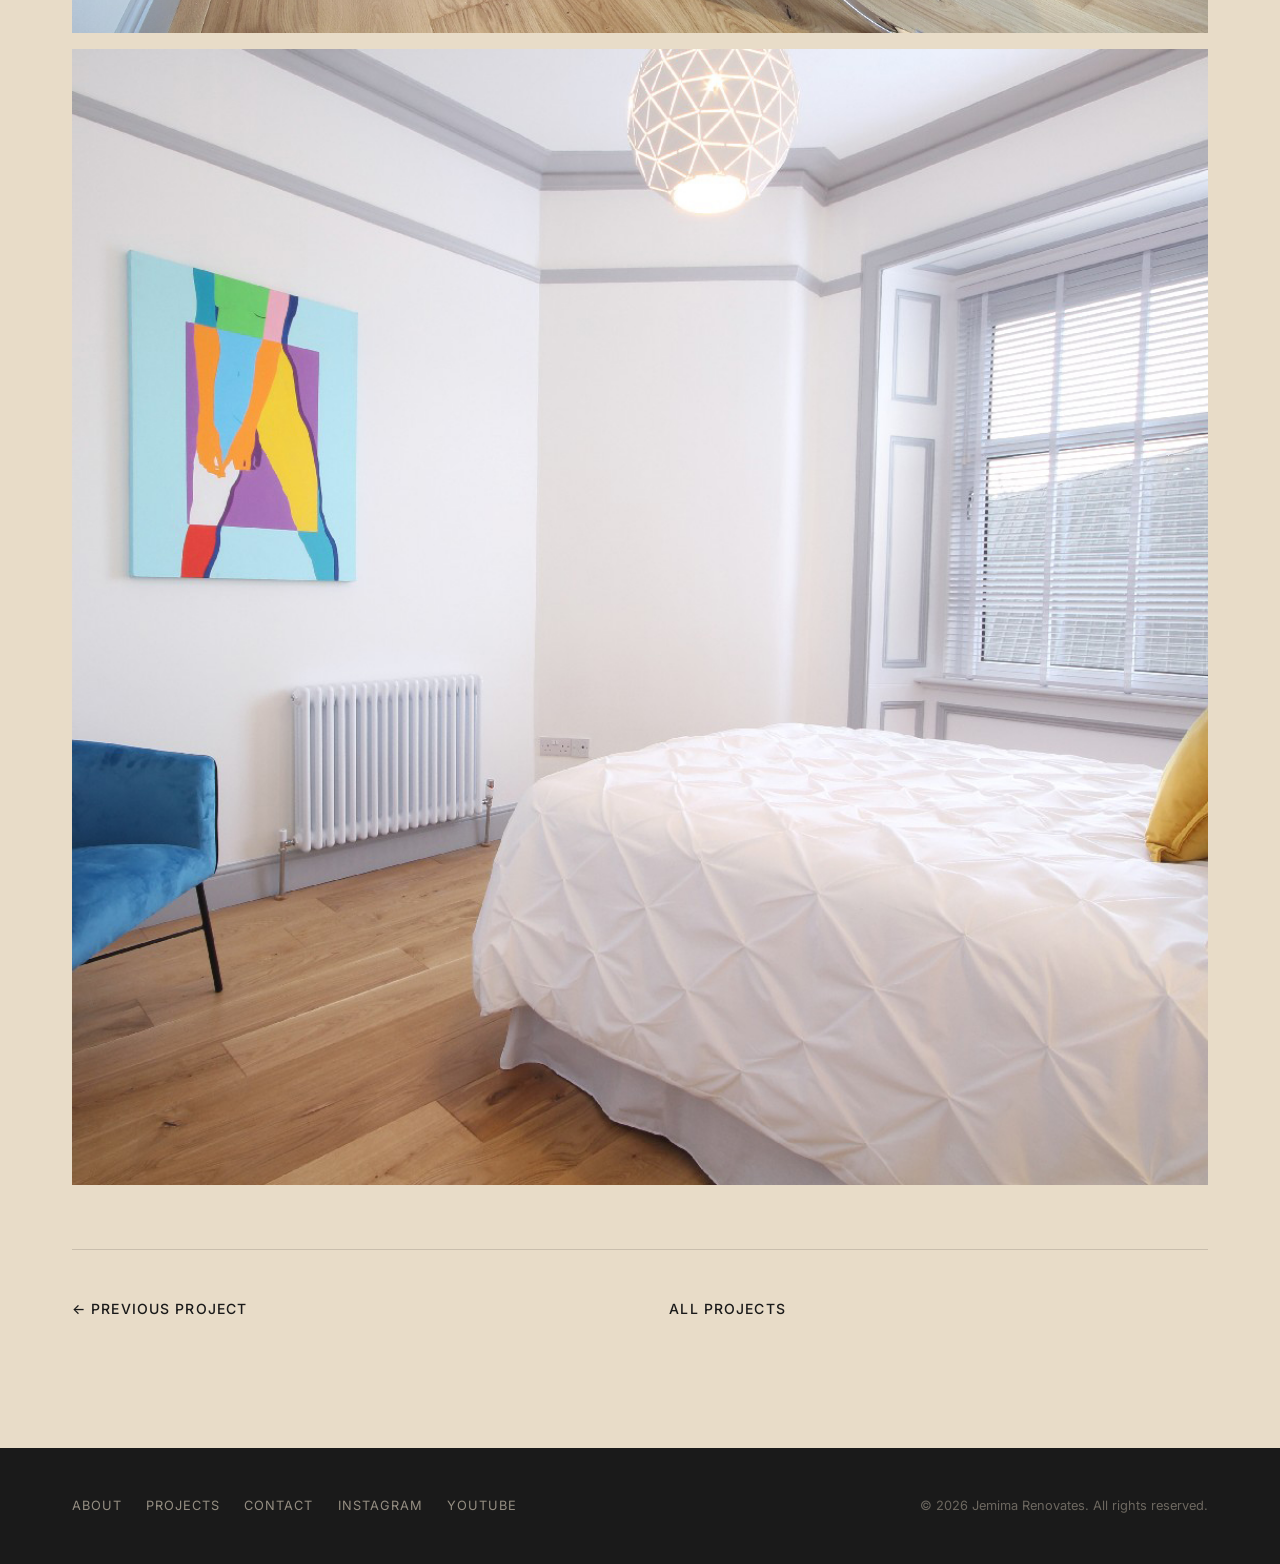
<file: projects/craigpark.html>
<!DOCTYPE html>
<html lang="en">
<head>
    <meta charset="UTF-8">
    <meta name="viewport" content="width=device-width, initial-scale=1.0">
    <title>Craigpark - Jemima Renovates</title>
    <meta name="description" content="A property renovation project in Craigpark, Glasgow by Jemima Renovates.">
    <link rel="stylesheet" href="../css/main.css?v=4">
    <link rel="icon" href="../favicon.svg" type="image/svg+xml">
    <link rel="icon" href="../favicon.ico" sizes="32x32">
    <link rel="canonical" href="https://jemimarenovates.co.uk/projects/craigpark.html">
    <meta property="og:type" content="article">
    <meta property="og:title" content="Craigpark - Jemima Renovates">
    <meta property="og:description" content="Property renovation in Craigpark, Glasgow.">
    <meta property="og:url" content="https://jemimarenovates.co.uk/projects/craigpark.html">
    <meta property="og:image" content="https://jemimarenovates.co.uk/images/craigpark-1.jpg">
</head>
<body>
    <a href="#main" class="skip-to-content">Skip to content</a>

    <nav class="nav" role="navigation" aria-label="Main navigation">
        <a href="../index.html" class="nav-logo">
            <img src="../logo.jpg" alt="Jemima Renovates">
            <span>Jemima Renovates</span>
        </a>
        <button class="nav-toggle" aria-label="Toggle menu" aria-expanded="false">
            <span></span><span></span><span></span>
        </button>
        <ul class="nav-menu">
            <li><a href="../about.html">About</a></li>
            <li><a href="../projects.html" class="active">Projects</a></li>
            <li><a href="../contact.html">Contact</a></li>
        </ul>
    </nav>

    <main id="main">
        <section class="page-hero" style="background-image: url('../images/craigpark-1.jpg');">
            <h1>Craigpark</h1>
        </section>

        <section class="section">
            <div class="container">
                <dl class="project-meta">
                    <div>
                        <dt>Location</dt>
                        <dd>Craigpark, Glasgow</dd>
                    </div>
                    <div>
                        <dt>Type</dt>
                        <dd>Renovation</dd>
                    </div>
                    <div>
                        <dt>Scope</dt>
                        <dd>Full renovation</dd>
                    </div>
                </dl>

                <p class="project-description">A characterful property in the Craigpark area of Glasgow, renovated to a high standard with attention to the building's original features while creating a modern, functional living space.</p>

                <div class="image-gallery">
                    <div class="gallery-item full-bleed">
                        <img src="../images/craigpark-1.jpg" alt="Craigpark renovation interior">
                    </div>
                    <div class="gallery-item full-bleed">
                        <img src="../images/craigpark-2.jpg" alt="Craigpark renovation detail">
                    </div>
                </div>

                <nav class="project-nav" aria-label="Project navigation">
                    <a href="southside.html">&larr; Previous Project</a>
                    <a href="../projects.html">All Projects</a>
                    <span></span>
                </nav>
            </div>
        </section>
    </main>

    <footer class="footer">
        <div class="container">
            <div class="footer-content">
                <div class="footer-links">
                    <a href="../about.html">About</a>
                    <a href="../projects.html">Projects</a>
                    <a href="../contact.html">Contact</a>
                    <a href="https://www.instagram.com/jemimarenovates/" target="_blank" rel="noopener">Instagram</a>
                    <a href="https://www.youtube.com/@JemimaRenovates" target="_blank" rel="noopener">YouTube</a>
                </div>
                <p class="footer-copy">&copy; 2026 Jemima Renovates. All rights reserved.</p>
            </div>
        </div>
    </footer>

    <script>
    (function() {
        var toggle = document.querySelector('.nav-toggle');
        var menu = document.querySelector('.nav-menu');
        if (!toggle || !menu) return;
        toggle.addEventListener('click', function(e) {
            e.stopPropagation();
            var open = menu.classList.toggle('open');
            toggle.setAttribute('aria-expanded', open);
        });
        document.addEventListener('click', function() {
            menu.classList.remove('open');
            toggle.setAttribute('aria-expanded', false);
        });
    })();
    </script>
    <script src="../js/lightbox.js"></script>
</body>
</html>
</file>
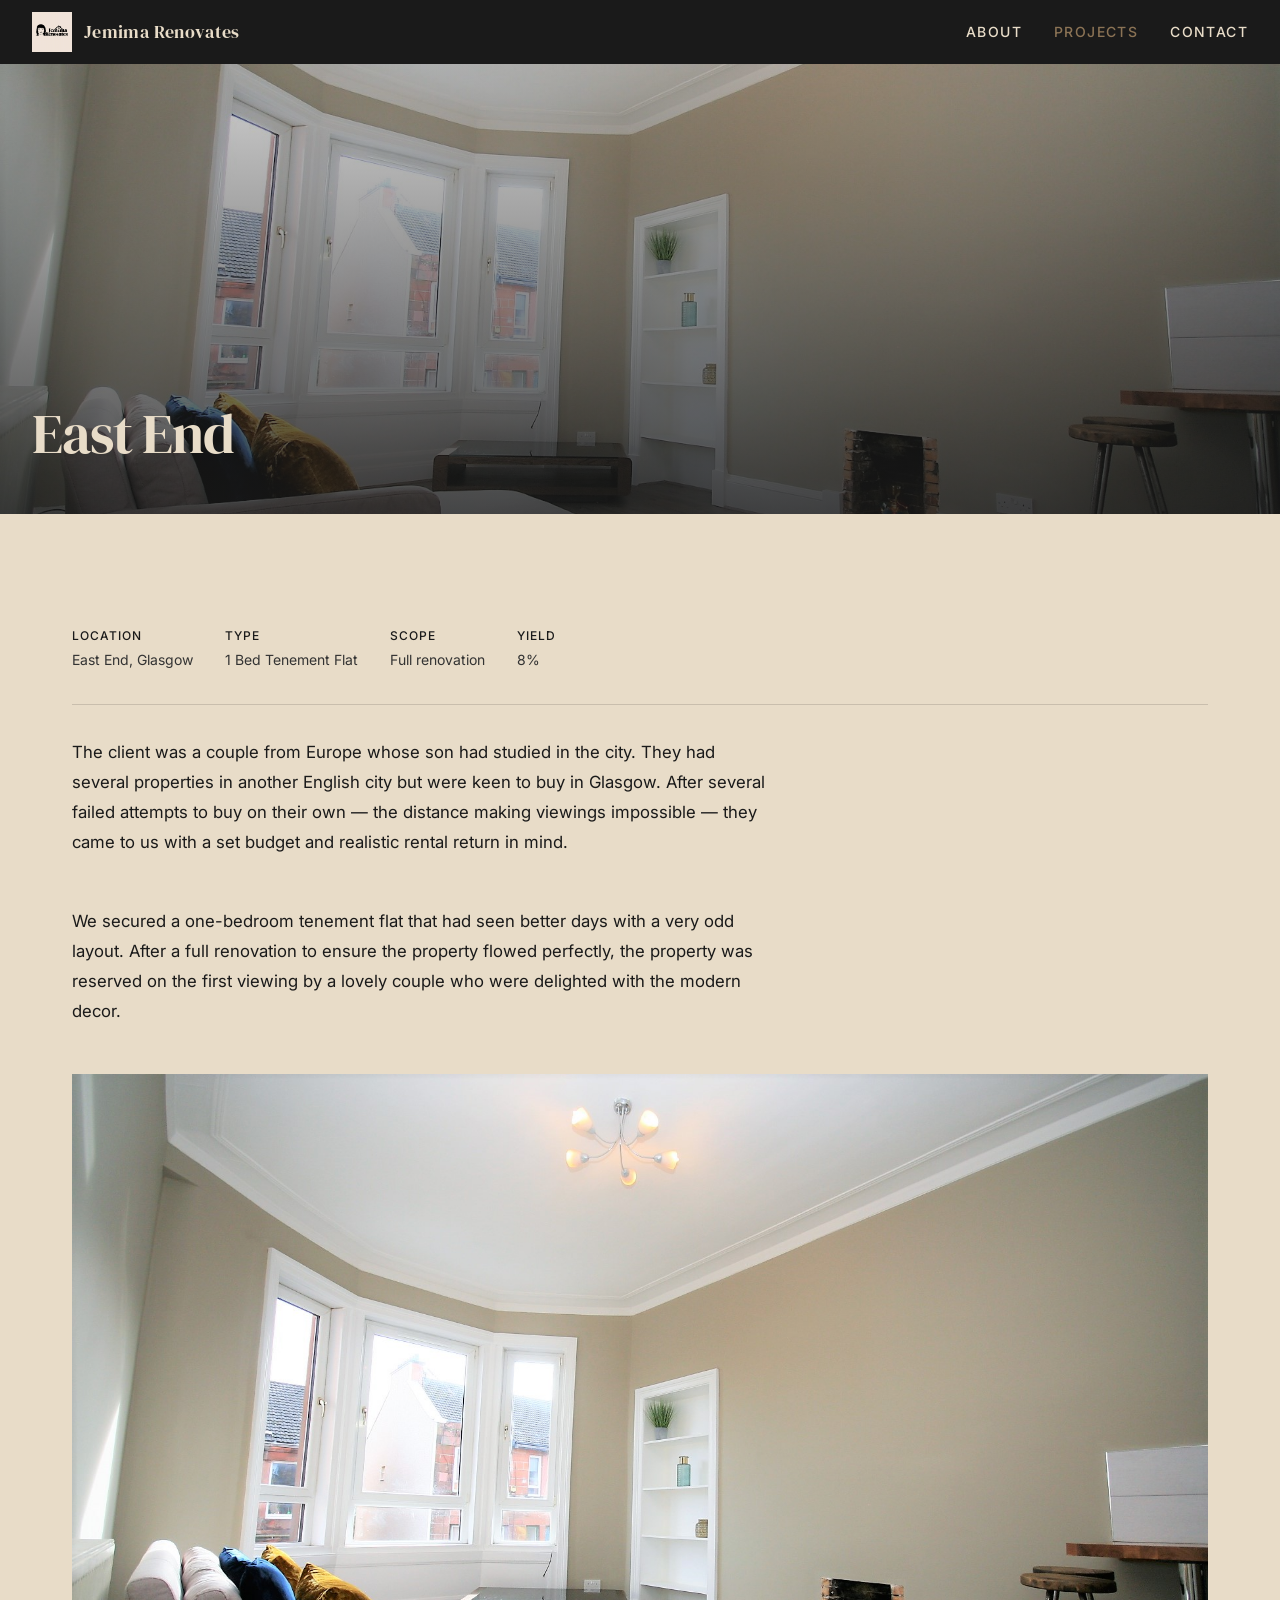
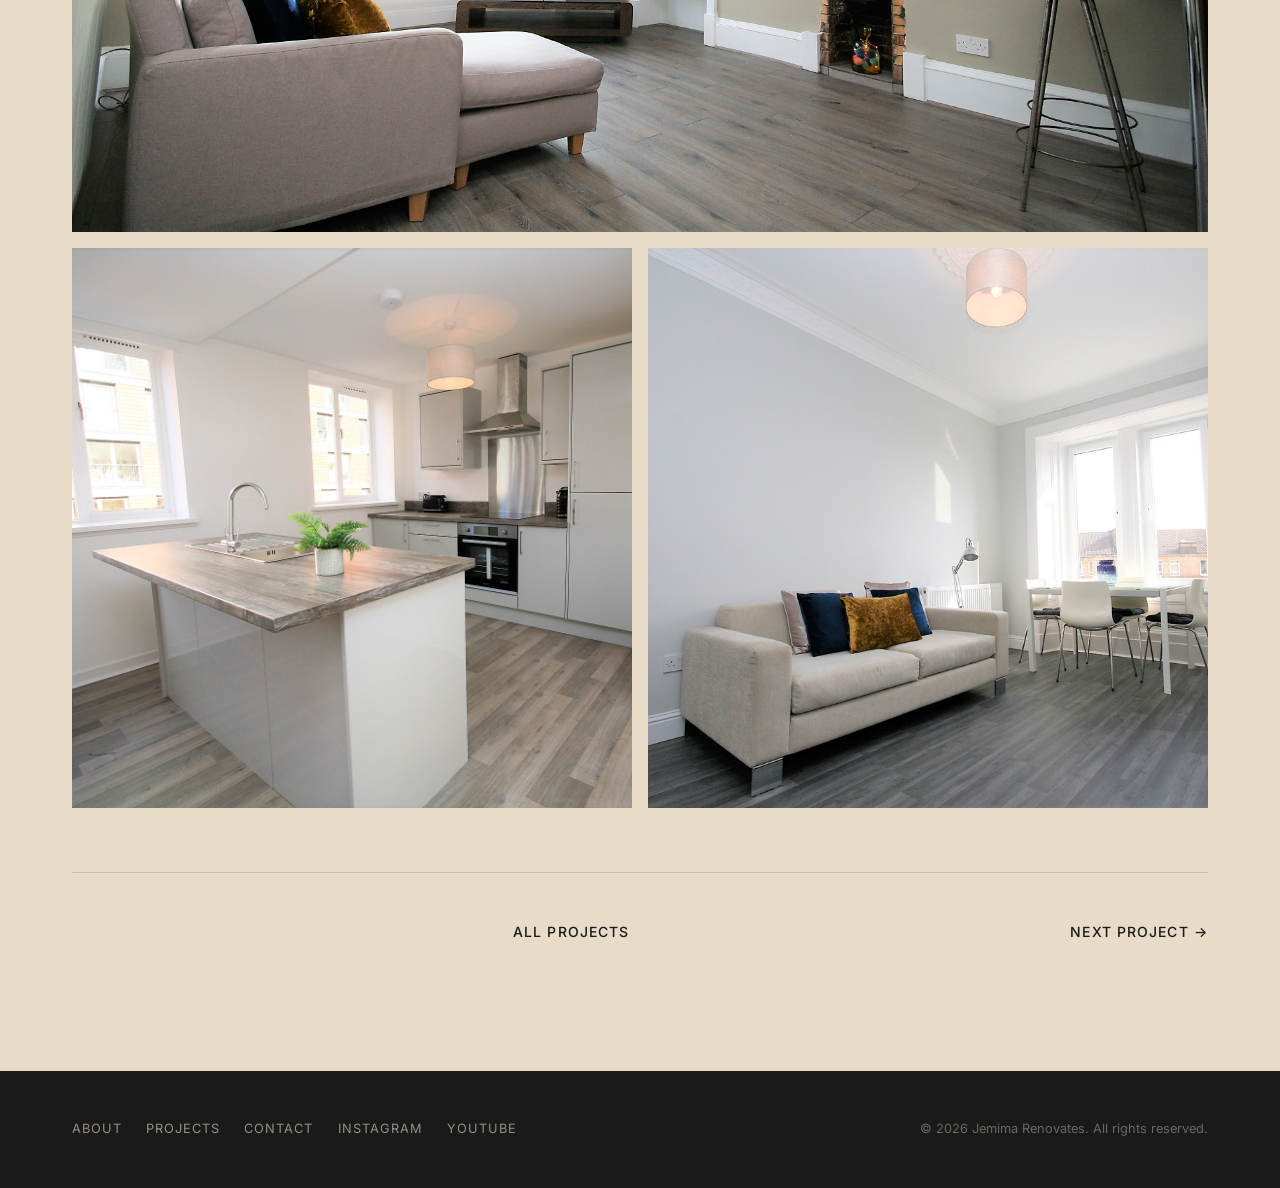
<file: projects/east-end.html>
<!DOCTYPE html>
<html lang="en">
<head>
    <meta charset="UTF-8">
    <meta name="viewport" content="width=device-width, initial-scale=1.0">
    <title>East End - Jemima Renovates</title>
    <meta name="description" content="Full renovation of a one-bedroom tenement flat in Glasgow's East End. Property sourcing, renovation and letting by Jemima Spence.">
    <link rel="stylesheet" href="../css/main.css?v=4">
    <link rel="icon" href="../favicon.svg" type="image/svg+xml">
    <link rel="icon" href="../favicon.ico" sizes="32x32">
    <link rel="canonical" href="https://jemimarenovates.co.uk/projects/east-end.html">
    <meta property="og:type" content="article">
    <meta property="og:title" content="East End - Jemima Renovates">
    <meta property="og:description" content="Full renovation of a one-bedroom tenement flat in Glasgow's East End.">
    <meta property="og:url" content="https://jemimarenovates.co.uk/projects/east-end.html">
    <meta property="og:image" content="https://jemimarenovates.co.uk/images/aberfeldy-lounge.jpg">
</head>
<body>
    <a href="#main" class="skip-to-content">Skip to content</a>

    <nav class="nav" role="navigation" aria-label="Main navigation">
        <a href="../index.html" class="nav-logo">
            <img src="../logo.jpg" alt="Jemima Renovates">
            <span>Jemima Renovates</span>
        </a>
        <button class="nav-toggle" aria-label="Toggle menu" aria-expanded="false">
            <span></span><span></span><span></span>
        </button>
        <ul class="nav-menu">
            <li><a href="../about.html">About</a></li>
            <li><a href="../projects.html" class="active">Projects</a></li>
            <li><a href="../contact.html">Contact</a></li>
        </ul>
    </nav>

    <main id="main">
        <section class="page-hero" style="background-image: url('../images/aberfeldy-lounge.jpg');">
            <h1>East End</h1>
        </section>

        <section class="section">
            <div class="container">
                <dl class="project-meta">
                    <div>
                        <dt>Location</dt>
                        <dd>East End, Glasgow</dd>
                    </div>
                    <div>
                        <dt>Type</dt>
                        <dd>1 Bed Tenement Flat</dd>
                    </div>
                    <div>
                        <dt>Scope</dt>
                        <dd>Full renovation</dd>
                    </div>
                    <div>
                        <dt>Yield</dt>
                        <dd>8%</dd>
                    </div>
                </dl>

                <p class="project-description">The client was a couple from Europe whose son had studied in the city. They had several properties in another English city but were keen to buy in Glasgow. After several failed attempts to buy on their own — the distance making viewings impossible — they came to us with a set budget and realistic rental return in mind.</p>

                <p class="project-description">We secured a one-bedroom tenement flat that had seen better days with a very odd layout. After a full renovation to ensure the property flowed perfectly, the property was reserved on the first viewing by a lovely couple who were delighted with the modern decor.</p>

                <div class="image-gallery">
                    <div class="gallery-item full-bleed">
                        <img src="../images/aberfeldy-lounge.jpg" alt="Renovated lounge with bay window">
                    </div>
                    <div class="gallery-item">
                        <img src="../images/argyle-st-crop.jpg" alt="Interior detail">
                    </div>
                    <div class="gallery-item">
                        <img src="../images/jay-portrait-1.png" alt="Interior detail">
                    </div>
                </div>

                <nav class="project-nav" aria-label="Project navigation">
                    <span></span>
                    <a href="../projects.html">All Projects</a>
                    <a href="city-centre.html">Next Project &rarr;</a>
                </nav>
            </div>
        </section>
    </main>

    <footer class="footer">
        <div class="container">
            <div class="footer-content">
                <div class="footer-links">
                    <a href="../about.html">About</a>
                    <a href="../projects.html">Projects</a>
                    <a href="../contact.html">Contact</a>
                    <a href="https://www.instagram.com/jemimarenovates/" target="_blank" rel="noopener">Instagram</a>
                    <a href="https://www.youtube.com/@JemimaRenovates" target="_blank" rel="noopener">YouTube</a>
                </div>
                <p class="footer-copy">&copy; 2026 Jemima Renovates. All rights reserved.</p>
            </div>
        </div>
    </footer>

    <script>
    (function() {
        var toggle = document.querySelector('.nav-toggle');
        var menu = document.querySelector('.nav-menu');
        if (!toggle || !menu) return;
        toggle.addEventListener('click', function(e) {
            e.stopPropagation();
            var open = menu.classList.toggle('open');
            toggle.setAttribute('aria-expanded', open);
        });
        document.addEventListener('click', function() {
            menu.classList.remove('open');
            toggle.setAttribute('aria-expanded', false);
        });
    })();
    </script>
    <script src="../js/lightbox.js"></script>
</body>
</html>
</file>
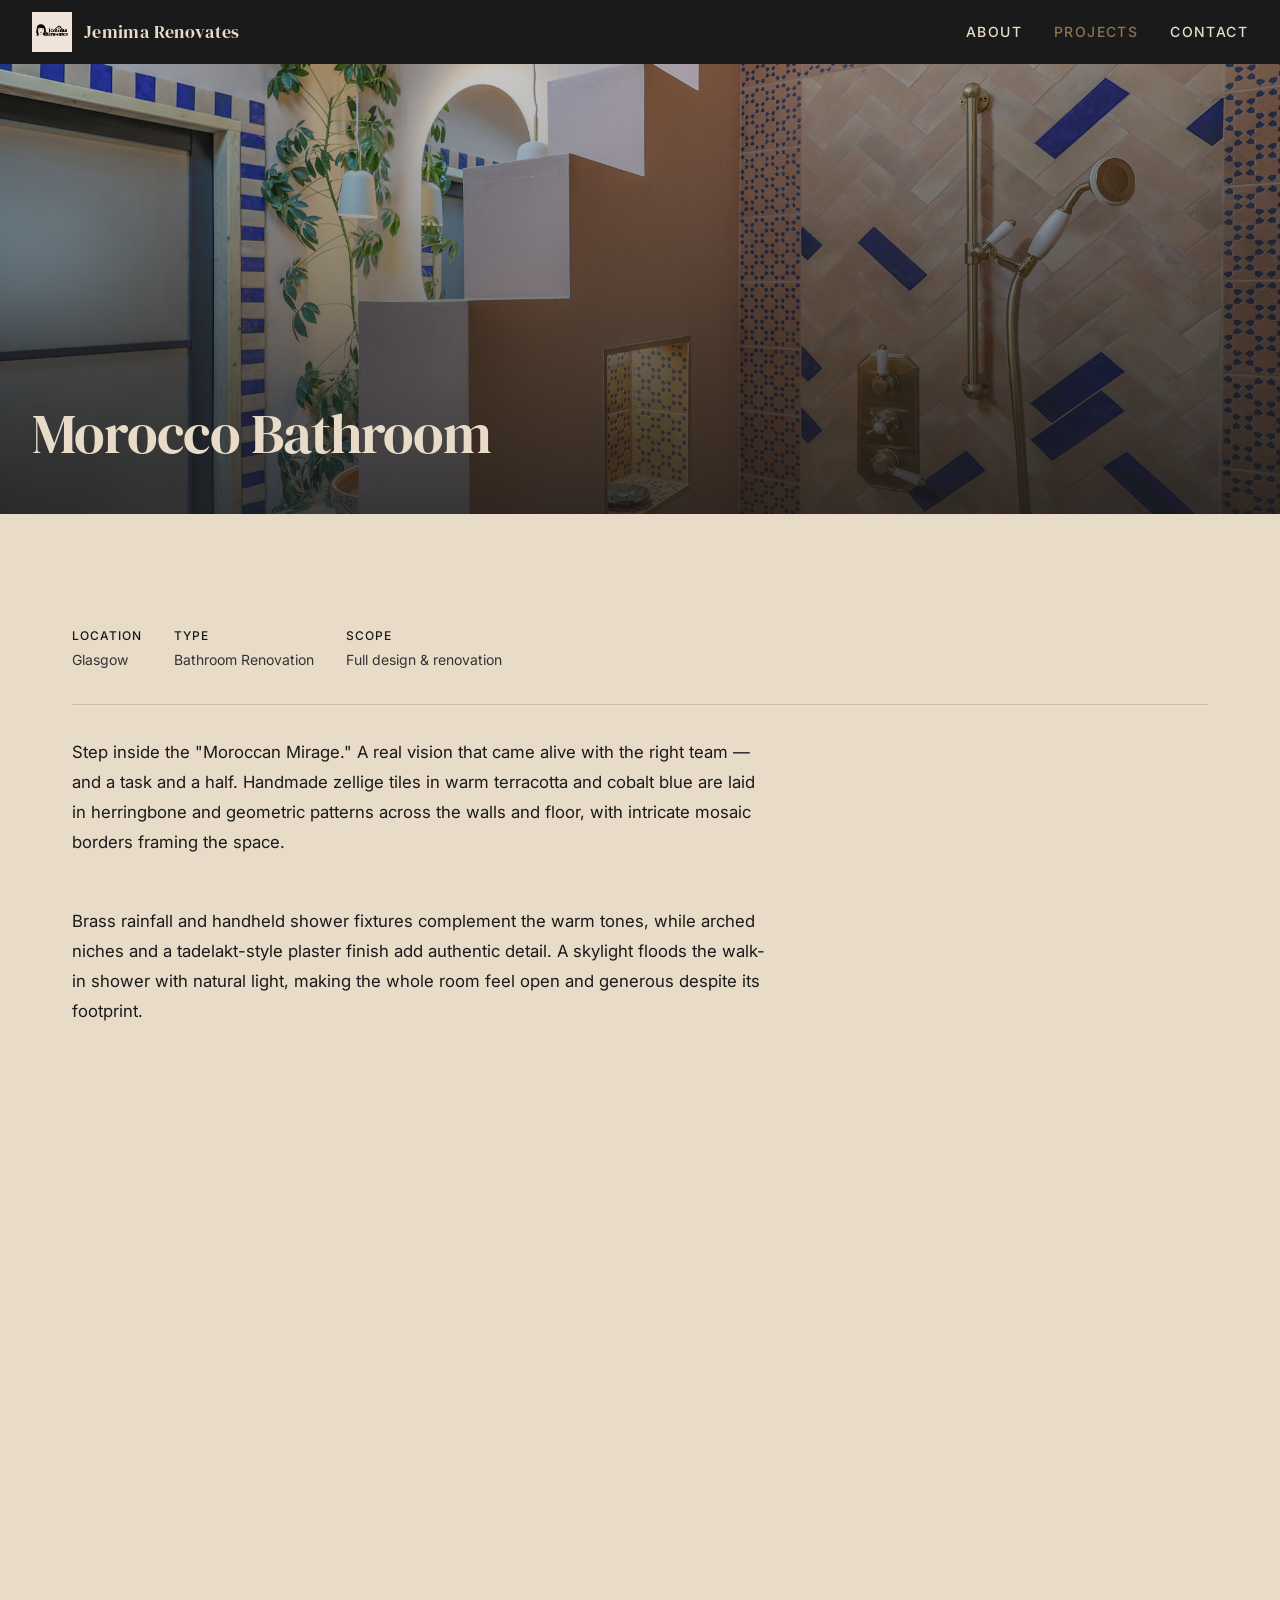
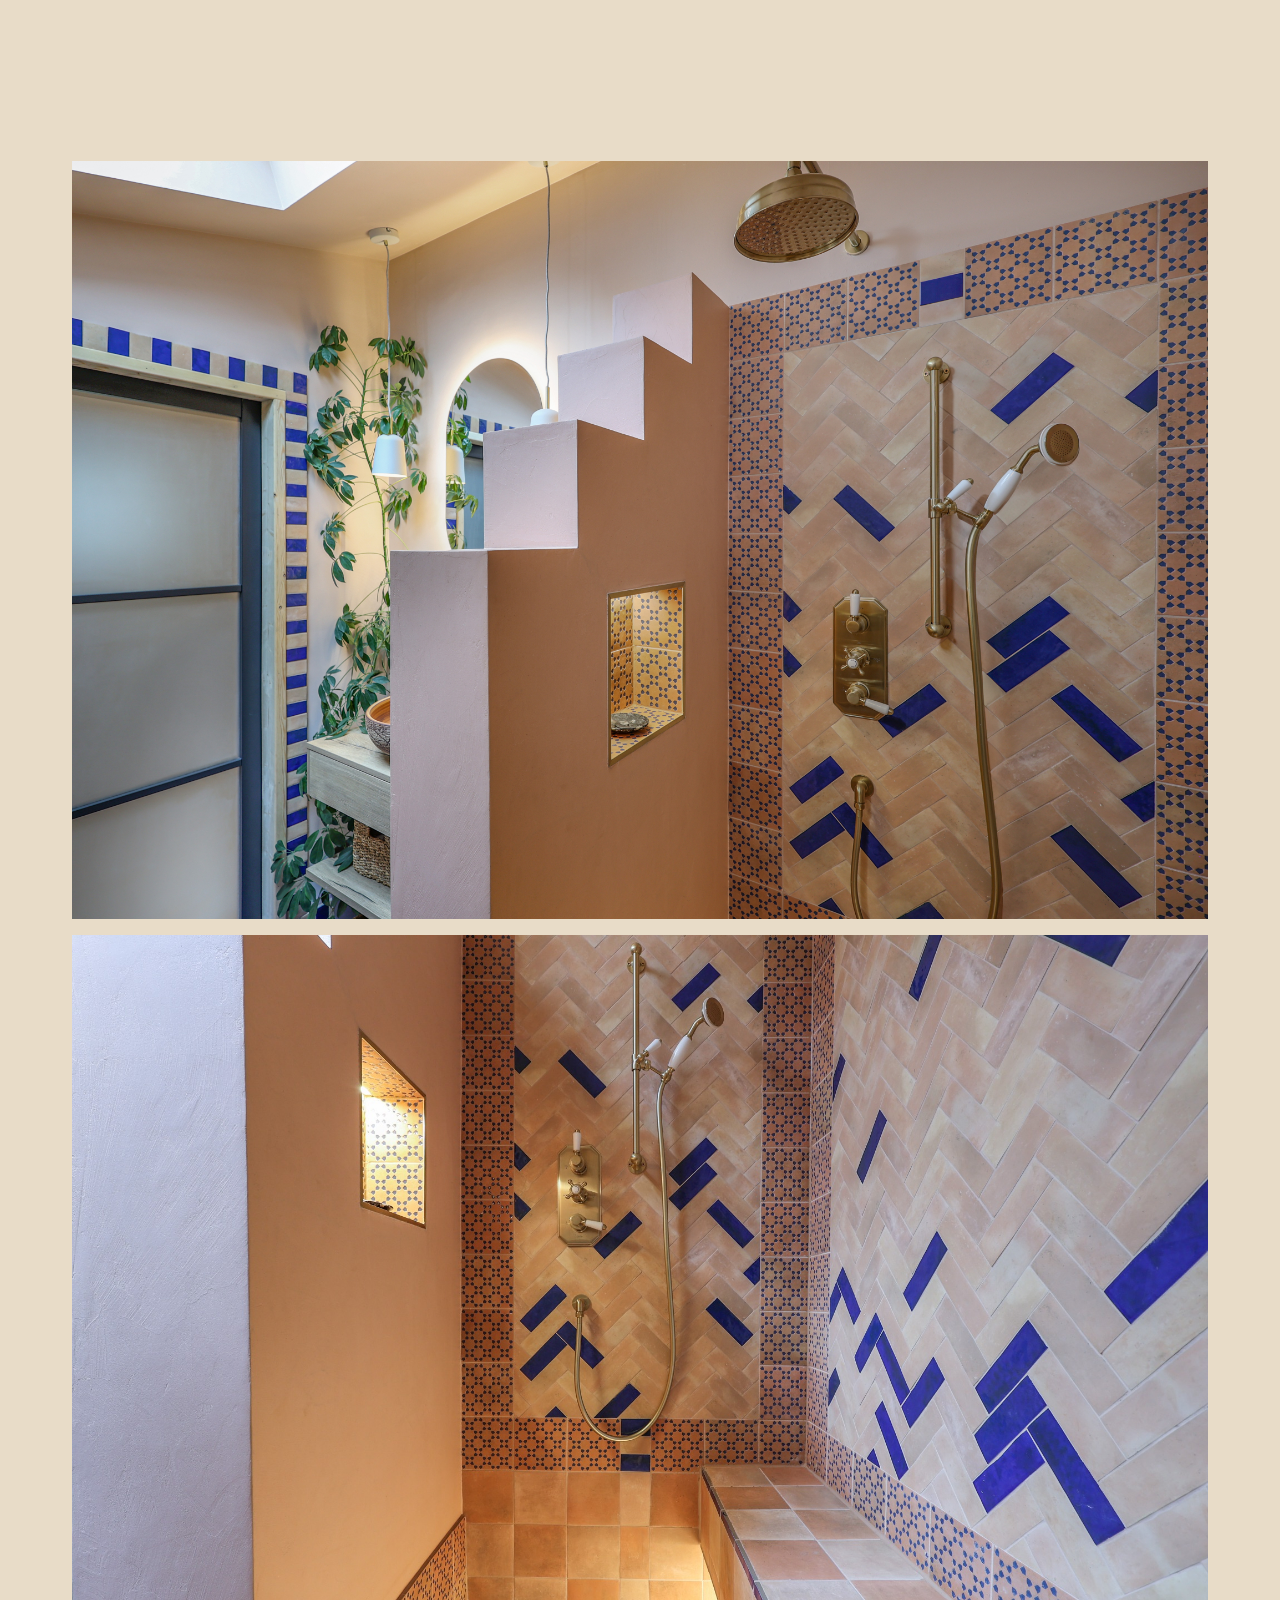
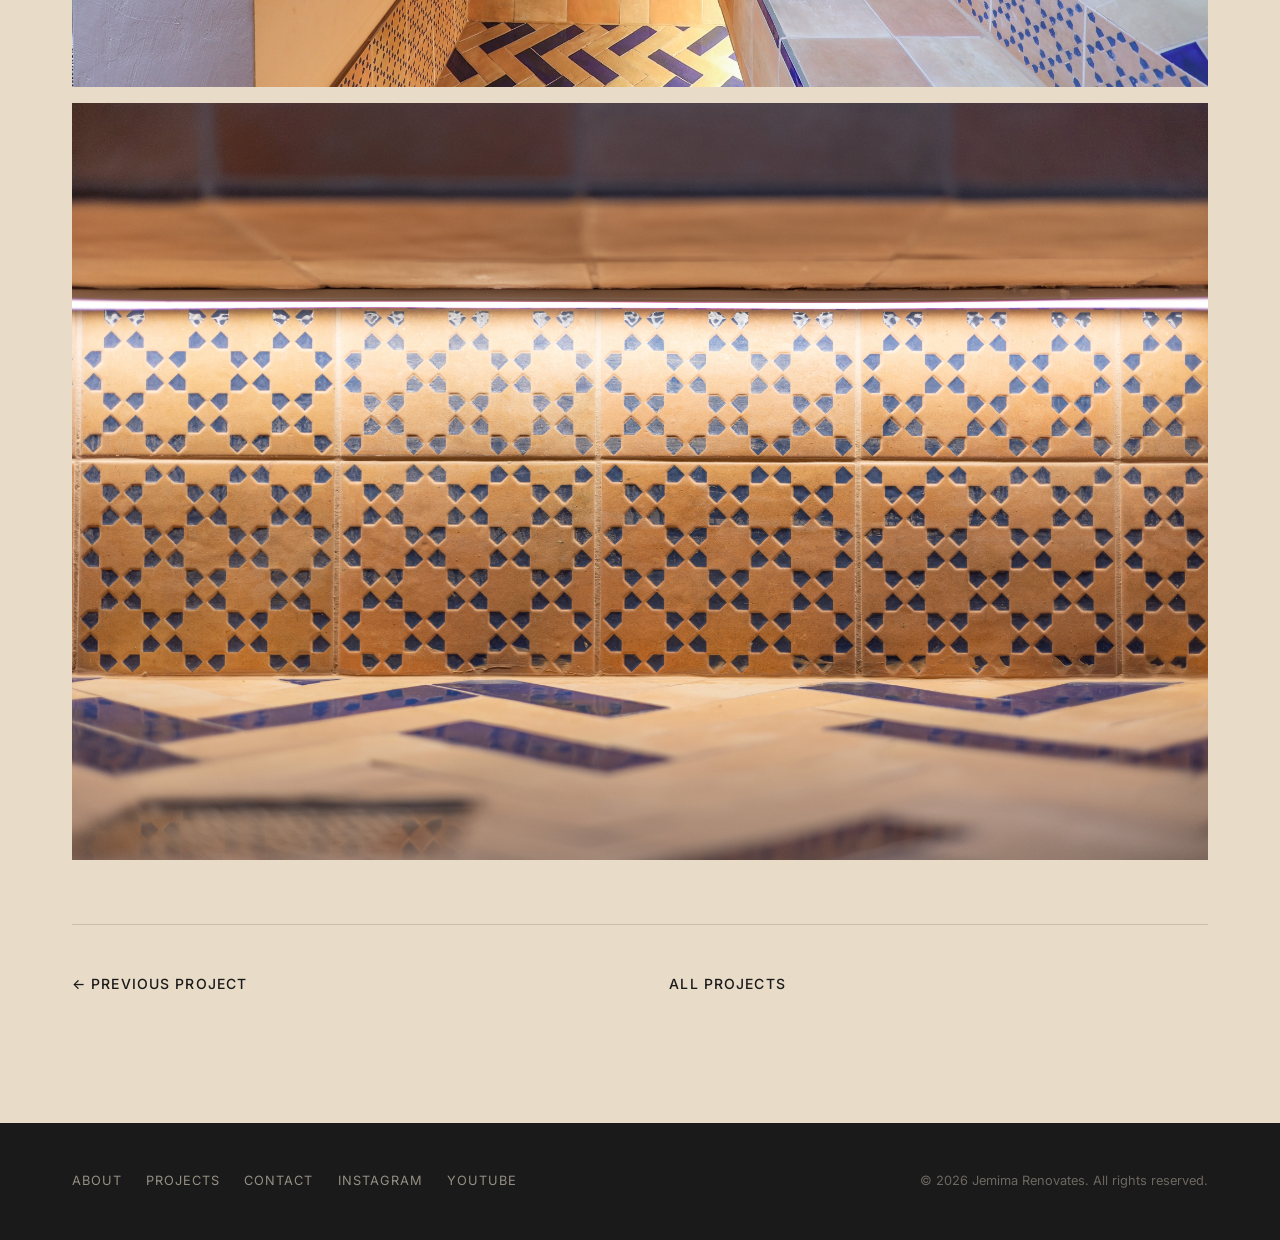
<file: projects/morocco-bathroom.html>
<!DOCTYPE html>
<html lang="en">
<head>
    <meta charset="UTF-8">
    <meta name="viewport" content="width=device-width, initial-scale=1.0">
    <title>Morocco Bathroom - Jemima Renovates</title>
    <meta name="description" content="A Moroccan-inspired bathroom renovation in Glasgow — handmade zellige tiles, brass fixtures, and a walk-in shower with skylight.">
    <link rel="stylesheet" href="../css/main.css?v=4">
    <link rel="icon" href="../favicon.svg" type="image/svg+xml">
    <link rel="icon" href="../favicon.ico" sizes="32x32">
    <link rel="canonical" href="https://jemimarenovates.co.uk/projects/morocco-bathroom.html">
    <meta property="og:type" content="article">
    <meta property="og:title" content="Morocco Bathroom - Jemima Renovates">
    <meta property="og:description" content="Moroccan-inspired bathroom renovation — zellige tiles, brass fixtures, walk-in shower with skylight.">
    <meta property="og:url" content="https://jemimarenovates.co.uk/projects/morocco-bathroom.html">
    <meta property="og:image" content="https://jemimarenovates.co.uk/images/morocco-bathroom/pic2.jpg">
</head>
<body>
    <a href="#main" class="skip-to-content">Skip to content</a>

    <nav class="nav" role="navigation" aria-label="Main navigation">
        <a href="../index.html" class="nav-logo">
            <img src="../logo.jpg" alt="Jemima Renovates">
            <span>Jemima Renovates</span>
        </a>
        <button class="nav-toggle" aria-label="Toggle menu" aria-expanded="false">
            <span></span><span></span><span></span>
        </button>
        <ul class="nav-menu">
            <li><a href="../about.html">About</a></li>
            <li><a href="../projects.html" class="active">Projects</a></li>
            <li><a href="../contact.html">Contact</a></li>
        </ul>
    </nav>

    <main id="main">
        <section class="page-hero" style="background-image: url('../images/morocco-bathroom/pic2.jpg');">
            <h1>Morocco Bathroom</h1>
        </section>

        <section class="section">
            <div class="container">
                <dl class="project-meta">
                    <div>
                        <dt>Location</dt>
                        <dd>Glasgow</dd>
                    </div>
                    <div>
                        <dt>Type</dt>
                        <dd>Bathroom Renovation</dd>
                    </div>
                    <div>
                        <dt>Scope</dt>
                        <dd>Full design &amp; renovation</dd>
                    </div>
                </dl>

                <p class="project-description">Step inside the "Moroccan Mirage." A real vision that came alive with the right team — and a task and a half. Handmade zellige tiles in warm terracotta and cobalt blue are laid in herringbone and geometric patterns across the walls and floor, with intricate mosaic borders framing the space.</p>

                <p class="project-description">Brass rainfall and handheld shower fixtures complement the warm tones, while arched niches and a tadelakt-style plaster finish add authentic detail. A skylight floods the walk-in shower with natural light, making the whole room feel open and generous despite its footprint.</p>

                <div class="video-embed" style="margin-bottom: 3rem;">
                    <div style="position: relative; padding-bottom: 56.25%; height: 0; overflow: hidden; border-radius: 4px;">
                        <iframe src="https://www.youtube.com/embed/ITW23cIho_o" title="Moroccan Mirage bathroom renovation — Jemima Renovates" style="position: absolute; top: 0; left: 0; width: 100%; height: 100%; border: 0;" allow="accelerometer; autoplay; clipboard-write; encrypted-media; gyroscope; picture-in-picture" allowfullscreen></iframe>
                    </div>
                </div>

                <div class="image-gallery">
                    <div class="gallery-item full-bleed">
                        <img src="../images/morocco-bathroom/pic2.jpg" alt="Moroccan-inspired shower with herringbone zellige tiles, brass fixtures and skylight">
                    </div>
                    <div class="gallery-item full-bleed">
                        <img src="../images/morocco-bathroom/pic4.jpg" alt="Walk-in shower with cobalt blue and terracotta herringbone tiles, brass controls">
                    </div>
                    <div class="gallery-item full-bleed">
                        <img src="../images/morocco-bathroom/pic3.jpg" alt="Handmade Moroccan geometric tile detail with cobalt blue pattern">
                    </div>
                </div>

                <nav class="project-nav" aria-label="Project navigation">
                    <a href="southside.html">&larr; Previous Project</a>
                    <a href="../projects.html">All Projects</a>
                    <span></span>
                </nav>
            </div>
        </section>
    </main>

    <footer class="footer">
        <div class="container">
            <div class="footer-content">
                <div class="footer-links">
                    <a href="../about.html">About</a>
                    <a href="../projects.html">Projects</a>
                    <a href="../contact.html">Contact</a>
                    <a href="https://www.instagram.com/jemimarenovates/" target="_blank" rel="noopener">Instagram</a>
                    <a href="https://www.youtube.com/@JemimaRenovates" target="_blank" rel="noopener">YouTube</a>
                </div>
                <p class="footer-copy">&copy; 2026 Jemima Renovates. All rights reserved.</p>
            </div>
        </div>
    </footer>

    <script>
    (function() {
        var toggle = document.querySelector('.nav-toggle');
        var menu = document.querySelector('.nav-menu');
        if (!toggle || !menu) return;
        toggle.addEventListener('click', function(e) {
            e.stopPropagation();
            var open = menu.classList.toggle('open');
            toggle.setAttribute('aria-expanded', open);
        });
        document.addEventListener('click', function() {
            menu.classList.remove('open');
            toggle.setAttribute('aria-expanded', false);
        });
    })();
    </script>
    <script src="../js/lightbox.js"></script>
</body>
</html>
</file>
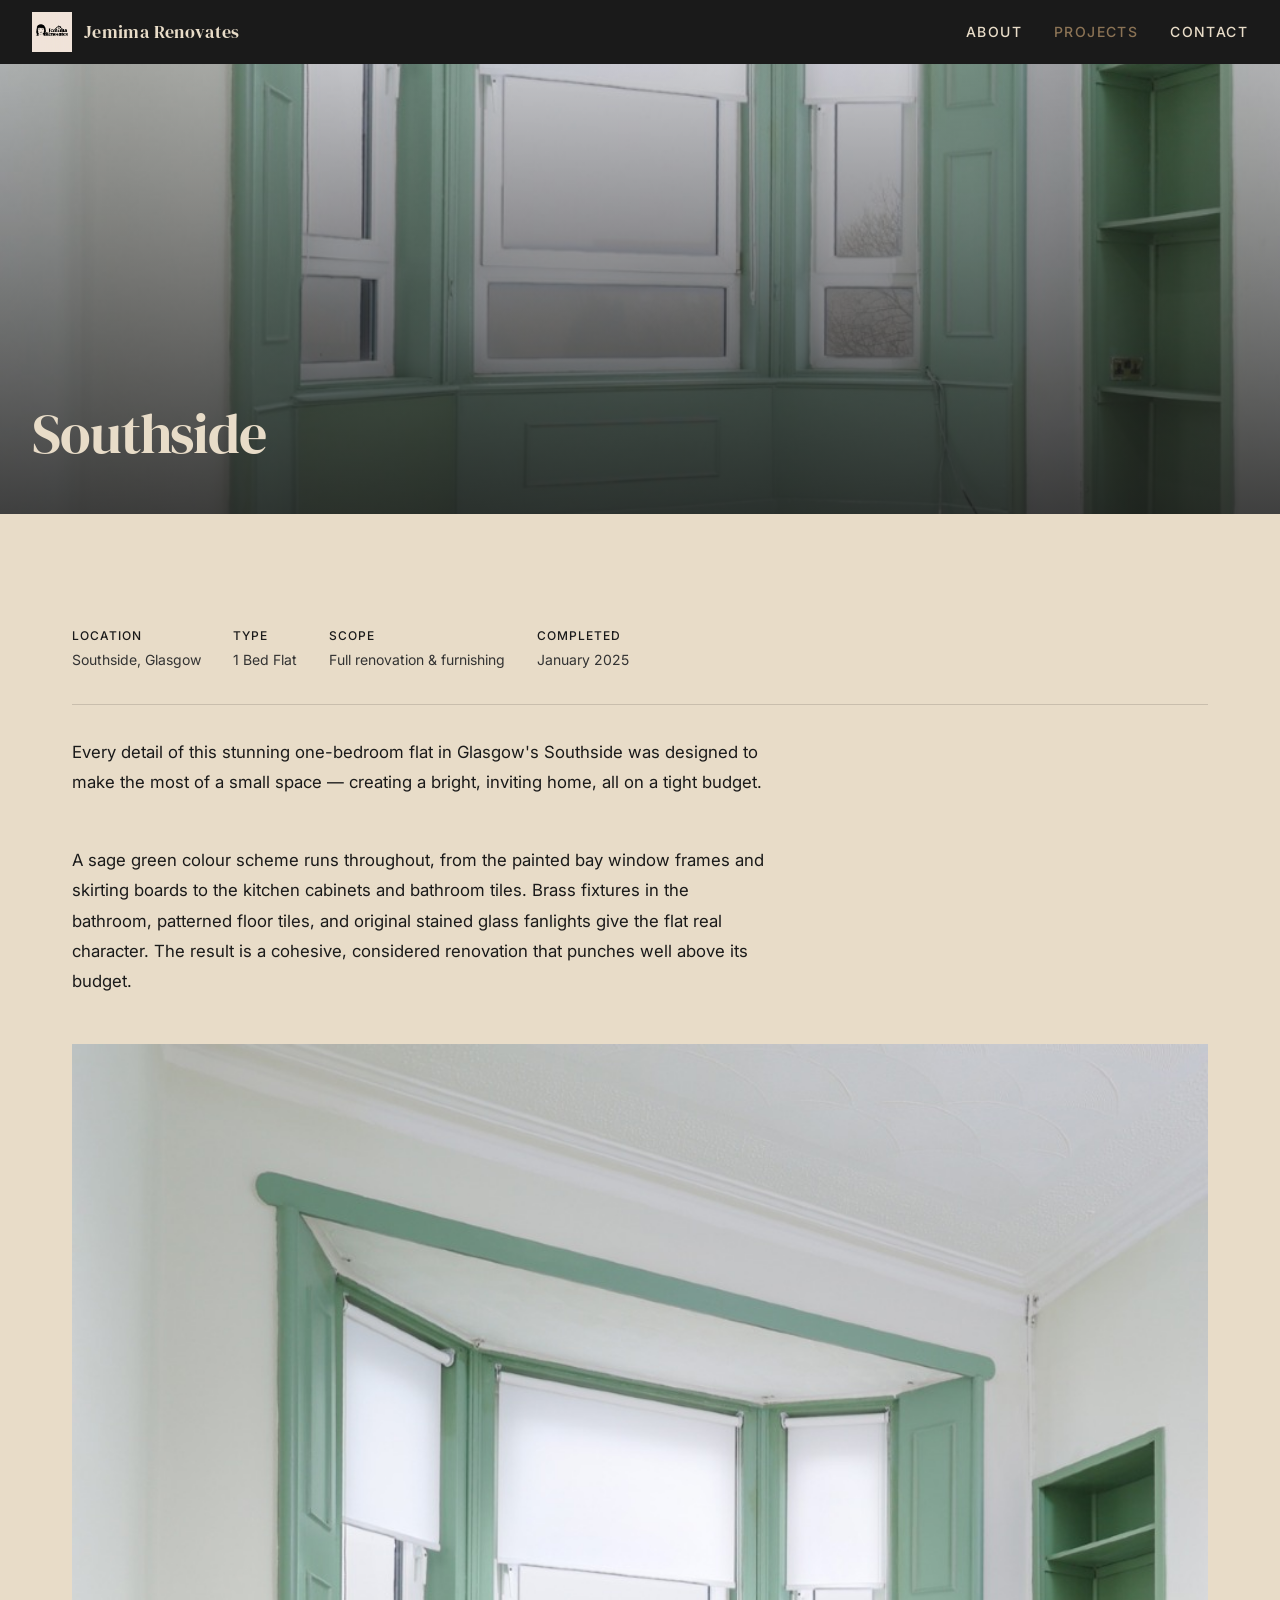
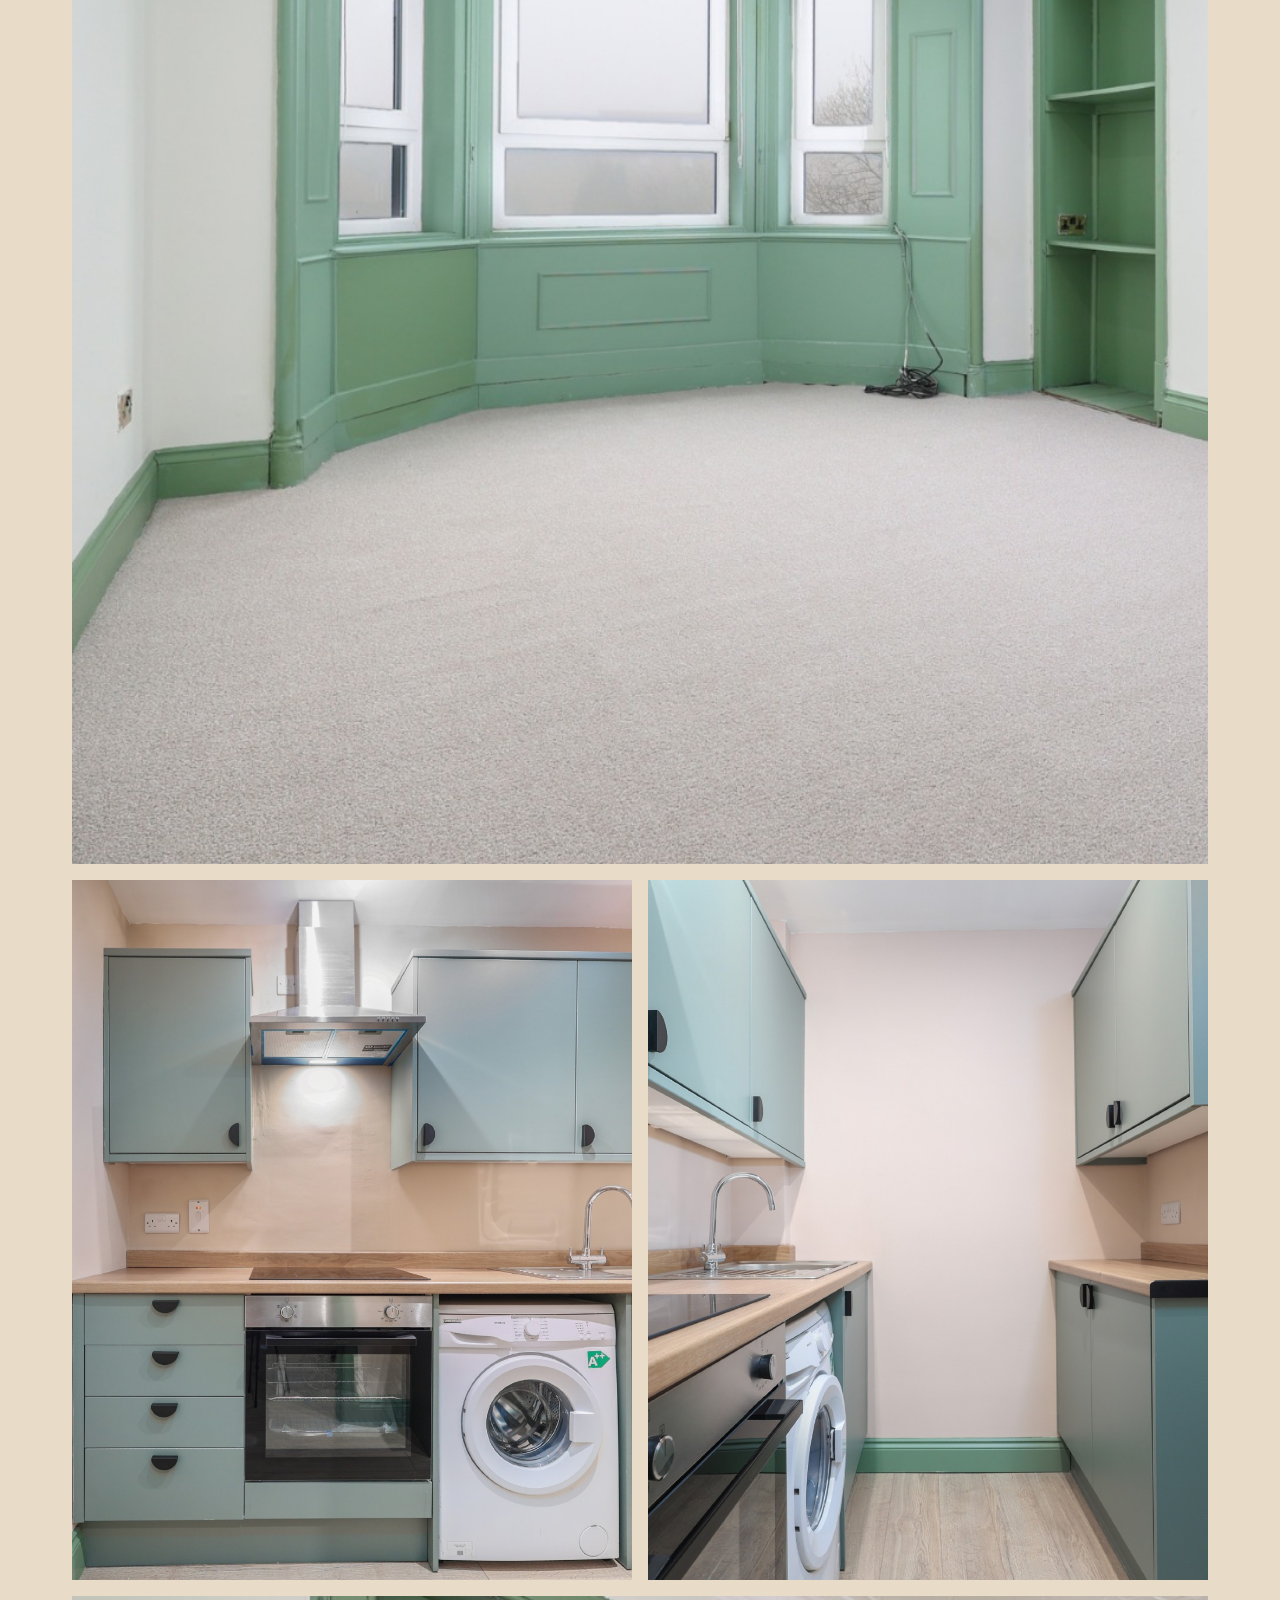
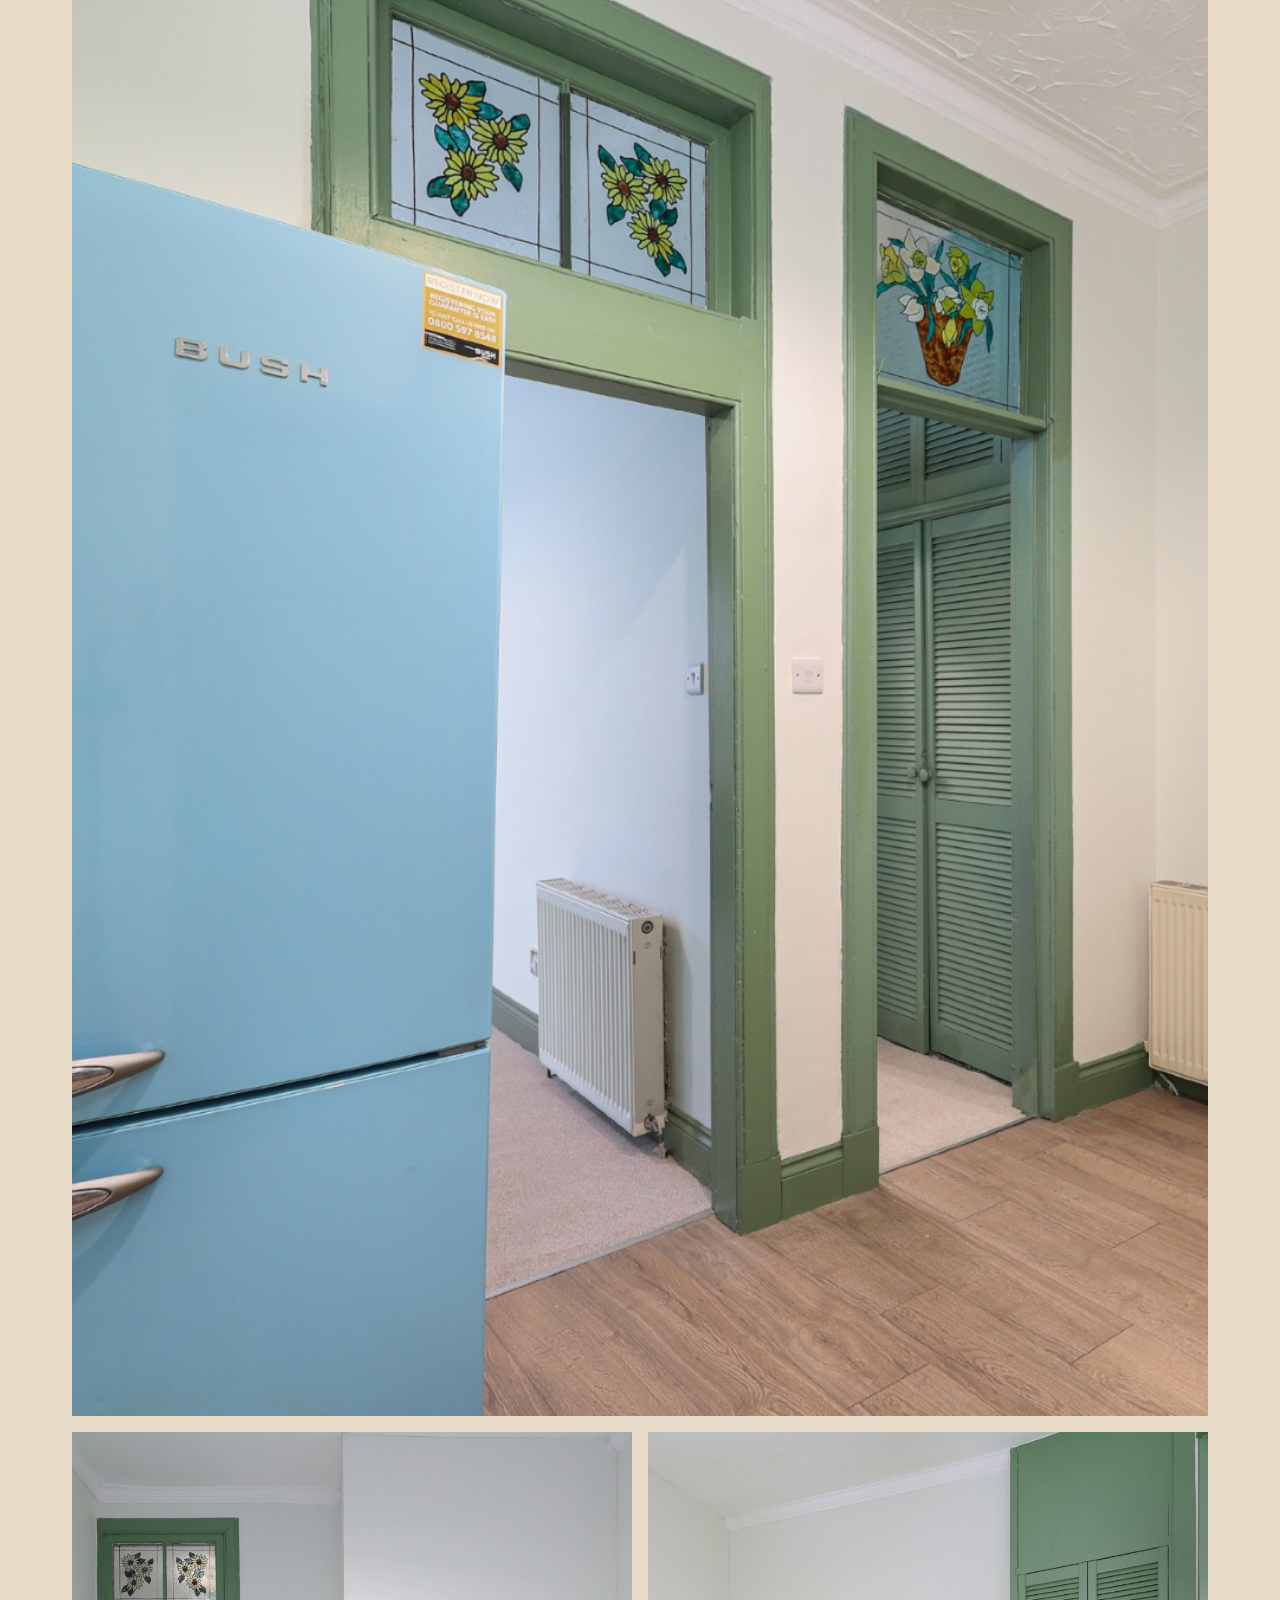
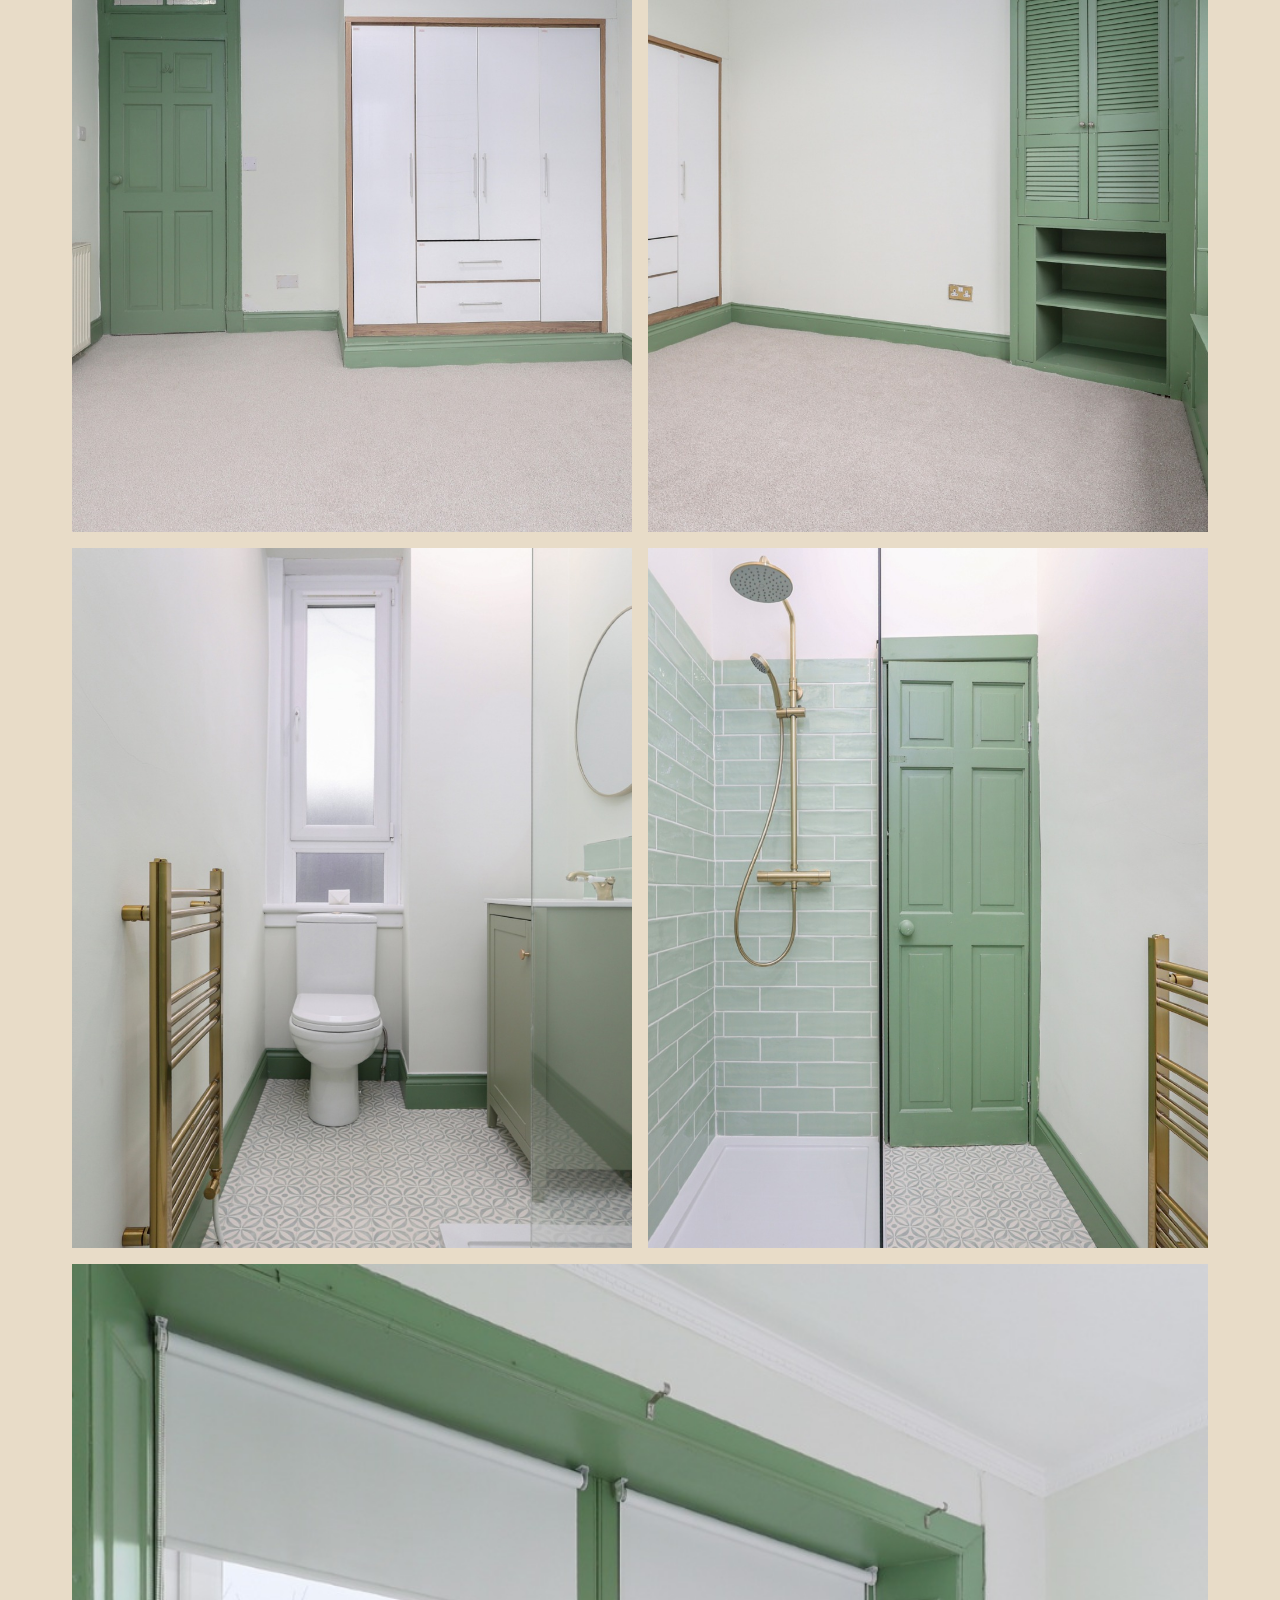
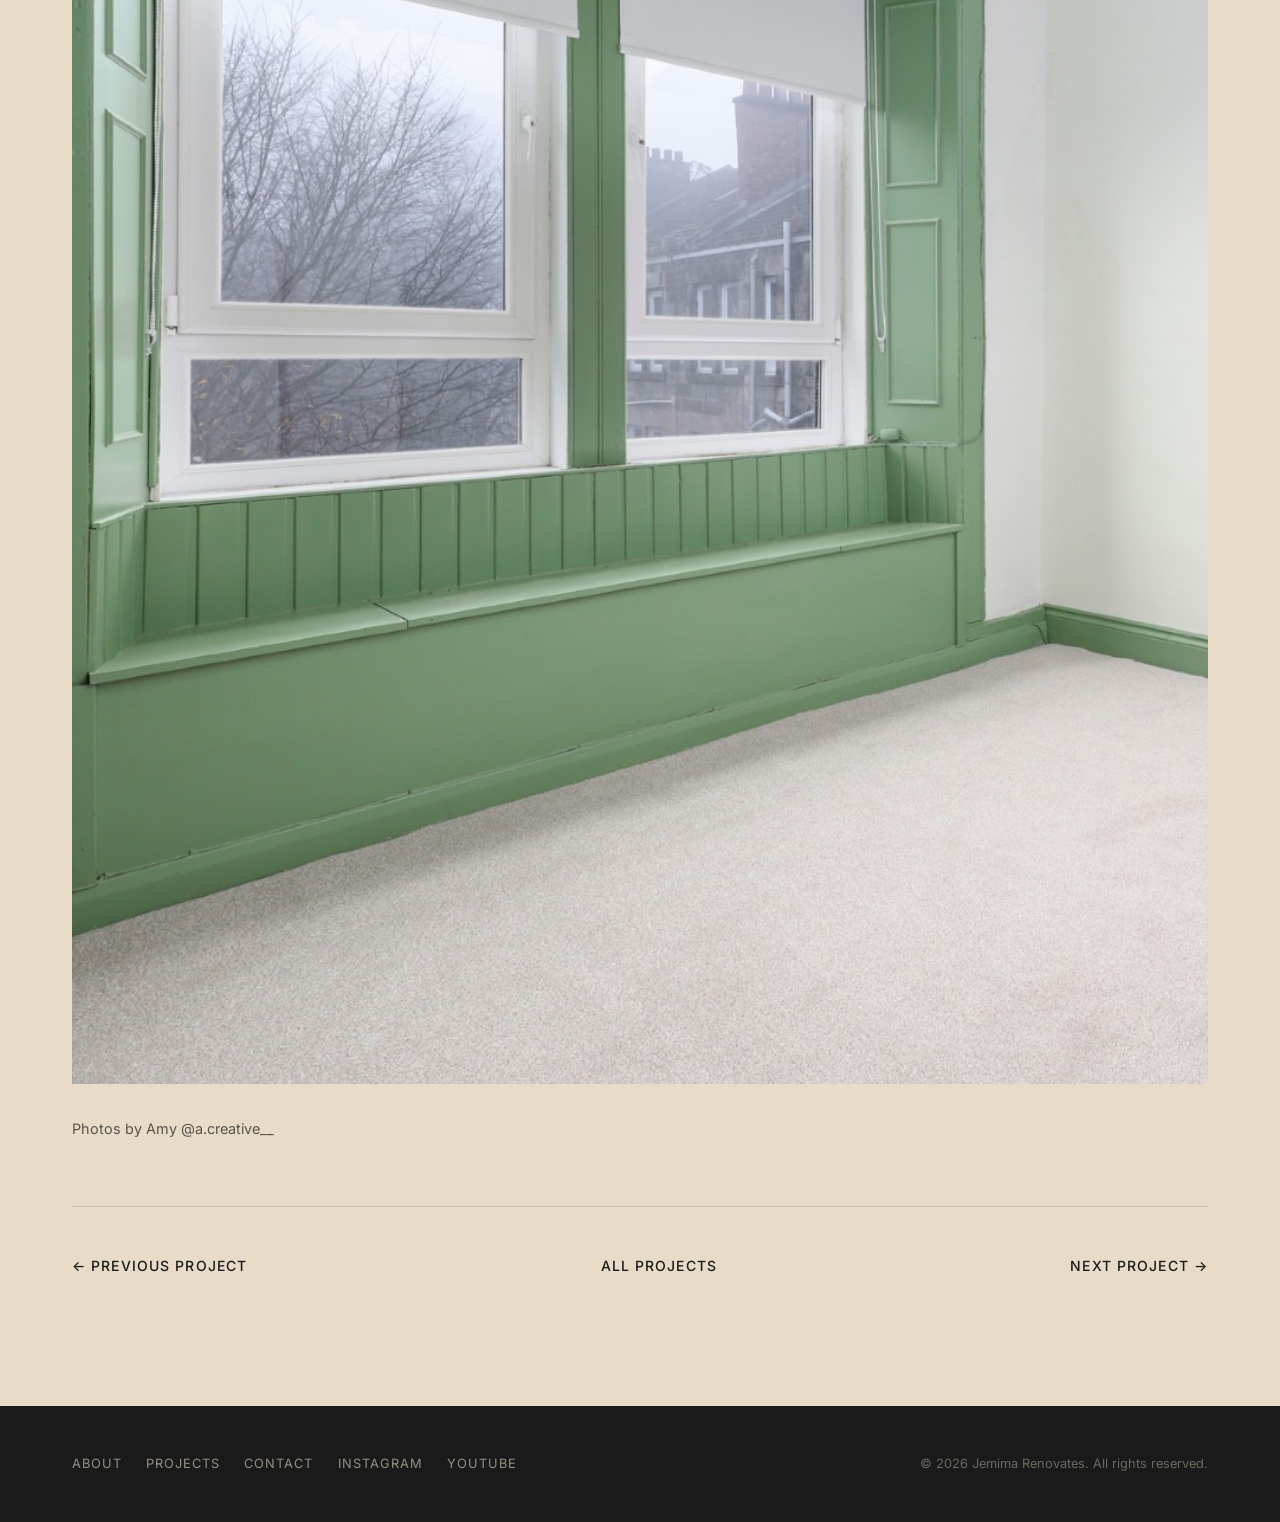
<file: projects/southside.html>
<!DOCTYPE html>
<html lang="en">
<head>
    <meta charset="UTF-8">
    <meta name="viewport" content="width=device-width, initial-scale=1.0">
    <title>Southside - Jemima Renovates</title>
    <meta name="description" content="A stunning 1 bedroom flat renovation in Glasgow's Southside — sage green throughout, brass fixtures, designed to maximise a small space on a tight budget.">
    <link rel="stylesheet" href="../css/main.css?v=4">
    <link rel="icon" href="../favicon.svg" type="image/svg+xml">
    <link rel="icon" href="../favicon.ico" sizes="32x32">
    <link rel="canonical" href="https://jemimarenovates.co.uk/projects/southside.html">
    <meta property="og:type" content="article">
    <meta property="og:title" content="Southside - Jemima Renovates">
    <meta property="og:description" content="Stunning 1 bed flat renovation in Glasgow's Southside — sage green, brass fixtures, bright and inviting.">
    <meta property="og:url" content="https://jemimarenovates.co.uk/projects/southside.html">
    <meta property="og:image" content="https://jemimarenovates.co.uk/images/southside/pic3.jpg">
</head>
<body>
    <a href="#main" class="skip-to-content">Skip to content</a>

    <nav class="nav" role="navigation" aria-label="Main navigation">
        <a href="../index.html" class="nav-logo">
            <img src="../logo.jpg" alt="Jemima Renovates">
            <span>Jemima Renovates</span>
        </a>
        <button class="nav-toggle" aria-label="Toggle menu" aria-expanded="false">
            <span></span><span></span><span></span>
        </button>
        <ul class="nav-menu">
            <li><a href="../about.html">About</a></li>
            <li><a href="../projects.html" class="active">Projects</a></li>
            <li><a href="../contact.html">Contact</a></li>
        </ul>
    </nav>

    <main id="main">
        <section class="page-hero" style="background-image: url('../images/southside/pic3.jpg');">
            <h1>Southside</h1>
        </section>

        <section class="section">
            <div class="container">
                <dl class="project-meta">
                    <div>
                        <dt>Location</dt>
                        <dd>Southside, Glasgow</dd>
                    </div>
                    <div>
                        <dt>Type</dt>
                        <dd>1 Bed Flat</dd>
                    </div>
                    <div>
                        <dt>Scope</dt>
                        <dd>Full renovation &amp; furnishing</dd>
                    </div>
                    <div>
                        <dt>Completed</dt>
                        <dd>January 2025</dd>
                    </div>
                </dl>

                <p class="project-description">Every detail of this stunning one-bedroom flat in Glasgow's Southside was designed to make the most of a small space — creating a bright, inviting home, all on a tight budget.</p>

                <p class="project-description">A sage green colour scheme runs throughout, from the painted bay window frames and skirting boards to the kitchen cabinets and bathroom tiles. Brass fixtures in the bathroom, patterned floor tiles, and original stained glass fanlights give the flat real character. The result is a cohesive, considered renovation that punches well above its budget.</p>

                <div class="image-gallery">
                    <div class="gallery-item full-bleed">
                        <img src="../images/southside/pic3.jpg" alt="Living room with sage green painted bay window and built-in shelving">
                    </div>
                    <div class="gallery-item">
                        <img src="../images/southside/pic1.jpg" alt="Sage green kitchen with oak worktops and black handles">
                    </div>
                    <div class="gallery-item">
                        <img src="../images/southside/pic2.jpg" alt="Galley kitchen with sage green and blue cabinets">
                    </div>
                    <div class="gallery-item full-bleed">
                        <img src="../images/southside/pic9.jpg" alt="Hallway with stained glass fanlights and retro blue fridge">
                    </div>
                    <div class="gallery-item">
                        <img src="../images/southside/pic4.jpg" alt="Bedroom with green stained-glass door and built-in wardrobes">
                    </div>
                    <div class="gallery-item">
                        <img src="../images/southside/pic6.jpg" alt="Bedroom with sage green louvered wardrobe doors">
                    </div>
                    <div class="gallery-item">
                        <img src="../images/southside/pic7.jpg" alt="Bathroom with brass towel rail, patterned floor tiles and green vanity">
                    </div>
                    <div class="gallery-item">
                        <img src="../images/southside/pic8.jpg" alt="Shower with sage green subway tiles and brass fixtures">
                    </div>
                    <div class="gallery-item full-bleed">
                        <img src="../images/southside/pic5.jpg" alt="Bedroom window detail with sage green frames">
                    </div>
                </div>

                <p class="project-description" style="margin-top: 2rem; font-size: 0.9rem; opacity: 0.7;">Photos by Amy @a.creative__</p>

                <nav class="project-nav" aria-label="Project navigation">
                    <a href="city-centre.html">&larr; Previous Project</a>
                    <a href="../projects.html">All Projects</a>
                    <a href="morocco-bathroom.html">Next Project &rarr;</a>
                </nav>
            </div>
        </section>
    </main>

    <footer class="footer">
        <div class="container">
            <div class="footer-content">
                <div class="footer-links">
                    <a href="../about.html">About</a>
                    <a href="../projects.html">Projects</a>
                    <a href="../contact.html">Contact</a>
                    <a href="https://www.instagram.com/jemimarenovates/" target="_blank" rel="noopener">Instagram</a>
                    <a href="https://www.youtube.com/@JemimaRenovates" target="_blank" rel="noopener">YouTube</a>
                </div>
                <p class="footer-copy">&copy; 2026 Jemima Renovates. All rights reserved.</p>
            </div>
        </div>
    </footer>

    <script>
    (function() {
        var toggle = document.querySelector('.nav-toggle');
        var menu = document.querySelector('.nav-menu');
        if (!toggle || !menu) return;
        toggle.addEventListener('click', function(e) {
            e.stopPropagation();
            var open = menu.classList.toggle('open');
            toggle.setAttribute('aria-expanded', open);
        });
        document.addEventListener('click', function() {
            menu.classList.remove('open');
            toggle.setAttribute('aria-expanded', false);
        });
    })();
    </script>
    <script src="../js/lightbox.js"></script>
</body>
</html>
</file>
<file: css/main.css>
/* ========================================
   Jemima Renovates — Main Stylesheet
   Bold & Editorial Design
   ======================================== */

/* --- Google Fonts --- */
@import url('https://fonts.googleapis.com/css2?family=DM+Serif+Display&family=Inter:wght@300;400;500;600&display=swap');

/* --- CSS Variables --- */
:root {
  --cream: #E8DCC8;
  --black: #1a1a1a;
  --charcoal: #333;
  --brown: #8B7355;
  --white: #fff;

  --font-heading: 'DM Serif Display', Georgia, serif;
  --font-body: 'Inter', -apple-system, BlinkMacSystemFont, sans-serif;

  --nav-height: 64px;
}

/* --- Reset & Base --- */
*, *::before, *::after {
  box-sizing: border-box;
  margin: 0;
  padding: 0;
}

html {
  scroll-behavior: smooth;
  -webkit-text-size-adjust: 100%;
}

body {
  font-family: var(--font-body);
  font-weight: 400;
  line-height: 1.6;
  color: var(--black);
  background-color: var(--cream);
}

img {
  max-width: 100%;
  height: auto;
  display: block;
}

a {
  color: inherit;
  text-decoration: none;
}

ul {
  list-style: none;
}

h1, h2, h3, h4 {
  font-family: var(--font-heading);
  font-weight: 400;
  line-height: 1.15;
}

/* --- Skip to Content --- */
.skip-to-content {
  position: absolute;
  left: -9999px;
  top: 0;
  background: var(--black);
  color: var(--cream);
  padding: 0.5rem 1rem;
  z-index: 1000;
  font-size: 0.875rem;
}

.skip-to-content:focus {
  left: 0;
}

/* --- Navigation --- */
.nav {
  position: fixed;
  top: 0;
  left: 0;
  right: 0;
  height: var(--nav-height);
  background: var(--black);
  z-index: 100;
  display: flex;
  align-items: center;
  justify-content: space-between;
  padding: 0 2rem;
}

.nav-logo {
  display: flex;
  align-items: center;
  gap: 0.75rem;
}

.nav-logo img {
  height: 40px;
  width: auto;
}

.nav-logo span {
  font-family: var(--font-heading);
  font-size: 1.125rem;
  color: var(--cream);
  letter-spacing: 0.02em;
}

.nav-menu {
  display: flex;
  gap: 2rem;
}

.nav-menu a {
  font-family: var(--font-body);
  font-size: 0.875rem;
  font-weight: 500;
  color: var(--cream);
  text-transform: uppercase;
  letter-spacing: 0.1em;
  transition: color 0.2s;
}

.nav-menu a:hover,
.nav-menu a.active {
  color: var(--brown);
}

/* Mobile nav toggle */
.nav-toggle {
  display: none;
  background: none;
  border: none;
  cursor: pointer;
  padding: 0.5rem;
}

.nav-toggle span {
  display: block;
  width: 24px;
  height: 2px;
  background: var(--cream);
  margin: 5px 0;
  transition: transform 0.3s, opacity 0.3s;
}

/* --- Hero Section --- */
.hero {
  position: relative;
  height: 100vh;
  min-height: 600px;
  display: flex;
  align-items: flex-end;
  justify-content: flex-start;
  padding: 4rem 2rem;
  background-color: var(--charcoal);
  background-size: cover;
  background-position: center;
  overflow: hidden;
}

.hero::after {
  content: '';
  position: absolute;
  inset: 0;
  background: linear-gradient(
    to top,
    rgba(26, 26, 26, 0.7) 0%,
    rgba(26, 26, 26, 0.2) 35%,
    rgba(26, 26, 26, 0) 60%
  );
}

.hero-content {
  position: relative;
  z-index: 1;
  max-width: 800px;
}

.hero h1 {
  font-size: clamp(2.5rem, 6vw, 5rem);
  color: var(--cream);
  letter-spacing: -0.02em;
  margin-bottom: 0.5rem;
}

.hero .subtitle {
  font-family: var(--font-body);
  font-size: clamp(1rem, 2vw, 1.25rem);
  font-weight: 300;
  color: var(--cream);
  opacity: 0.85;
  letter-spacing: 0.05em;
  text-transform: uppercase;
}

/* --- Page Hero (shorter, for inner pages) --- */
.page-hero {
  position: relative;
  height: 50vh;
  min-height: 360px;
  display: flex;
  align-items: flex-end;
  padding: 3rem 2rem;
  background-color: var(--charcoal);
  background-size: cover;
  background-position: center;
  margin-top: var(--nav-height);
}

.page-hero::after {
  content: '';
  position: absolute;
  inset: 0;
  background: linear-gradient(
    to top,
    rgba(26, 26, 26, 0.8) 0%,
    rgba(26, 26, 26, 0.2) 100%
  );
}

.page-hero h1 {
  position: relative;
  z-index: 1;
  font-size: clamp(2rem, 5vw, 3.5rem);
  color: var(--cream);
  letter-spacing: -0.02em;
}

/* --- Container --- */
.container {
  max-width: 1200px;
  margin: 0 auto;
  padding: 0 2rem;
}

.container-narrow {
  max-width: 800px;
  margin: 0 auto;
  padding: 0 2rem;
}

/* --- Section Spacing --- */
.section {
  padding: 5rem 0;
}

.section-dark {
  background: var(--black);
  color: var(--cream);
}

.section-dark h2,
.section-dark h3 {
  color: var(--cream);
}

.section-dark a {
  color: var(--cream);
}

.section-dark p {
  color: rgba(232, 220, 200, 0.7);
}

/* --- Section Headings --- */
.section-heading {
  font-size: clamp(2rem, 4vw, 3rem);
  margin-bottom: 1rem;
  letter-spacing: -0.02em;
}

.section-subheading {
  font-family: var(--font-body);
  font-size: 1rem;
  font-weight: 400;
  color: var(--charcoal);
  max-width: 600px;
  margin-bottom: 3rem;
}

.section-dark .section-subheading {
  color: rgba(232, 220, 200, 0.7);
}

/* --- Buttons --- */
.btn {
  display: inline-block;
  font-family: var(--font-body);
  font-size: 0.875rem;
  font-weight: 500;
  text-transform: uppercase;
  letter-spacing: 0.12em;
  padding: 0.9rem 2.2rem;
  border: 2px solid var(--black);
  color: var(--black);
  background: transparent;
  cursor: pointer;
  transition: background 0.2s, color 0.2s;
}

.btn:hover {
  background: var(--black);
  color: var(--cream);
}

.btn-light {
  border-color: var(--cream);
  color: var(--cream);
}

.btn-light:hover {
  background: var(--cream);
  color: var(--black);
}

/* --- Featured Projects Grid (Homepage) --- */
.featured-grid {
  display: grid;
  grid-template-columns: repeat(2, 1fr);
  gap: 1.5rem;
}

.featured-grid .project-card {
  aspect-ratio: 4 / 3;
}

/* --- Project Cards --- */
.project-card {
  position: relative;
  overflow: hidden;
  display: block;
  background: var(--charcoal);
}

.project-card img {
  width: 100%;
  height: 100%;
  object-fit: cover;
  transition: transform 0.5s ease, opacity 0.3s;
}

.project-card:hover img {
  transform: scale(1.03);
  opacity: 0.8;
}

.project-card .card-overlay {
  position: absolute;
  bottom: 0;
  left: 0;
  right: 0;
  padding: 2rem 1.5rem;
  background: linear-gradient(to top, rgba(26, 26, 26, 0.85), transparent);
  transform: translateY(0.5rem);
  opacity: 0;
  transition: transform 0.3s, opacity 0.3s;
}

.project-card:hover .card-overlay {
  transform: translateY(0);
  opacity: 1;
}

.card-overlay h3 {
  font-size: 1.5rem;
  color: var(--cream);
  margin-bottom: 0.25rem;
}

.card-overlay .location {
  font-family: var(--font-body);
  font-size: 0.8rem;
  font-weight: 500;
  text-transform: uppercase;
  letter-spacing: 0.1em;
  color: rgba(232, 220, 200, 0.7);
}

/* --- Projects Grid (Projects Page) --- */
.projects-grid {
  display: grid;
  grid-template-columns: repeat(2, 1fr);
  gap: 1.5rem;
}

.projects-grid .project-card {
  aspect-ratio: 4 / 3;
}

.projects-grid .project-card:nth-child(3n+1) {
  aspect-ratio: 3 / 4;
}

/* --- About Section (Homepage Teaser) --- */
.about-teaser {
  display: grid;
  grid-template-columns: 1fr 1fr;
  gap: 4rem;
  align-items: center;
}

.about-teaser-text h2 {
  font-size: clamp(2rem, 4vw, 2.75rem);
  margin-bottom: 1.5rem;
  letter-spacing: -0.02em;
  color: inherit;
}

.about-teaser-text p {
  font-size: 1rem;
  line-height: 1.8;
  margin-bottom: 1.5rem;
  color: var(--charcoal);
}

.about-teaser-image {
  aspect-ratio: 3 / 2;
  overflow: hidden;
  border-radius: 2px;
}

.about-teaser-image img {
  width: 100%;
  height: 100%;
  object-fit: cover;
}

/* --- Stats Bar --- */
.stats-bar {
  display: grid;
  grid-template-columns: repeat(3, 1fr);
  gap: 2rem;
  text-align: center;
}

.stat-item {
  display: flex;
  flex-direction: column;
  gap: 0.5rem;
}

.stat-number {
  font-family: var(--font-heading);
  font-size: clamp(2.5rem, 5vw, 3.5rem);
  color: var(--cream);
  line-height: 1;
}

.stat-label {
  font-size: 0.85rem;
  color: rgba(232, 220, 200, 0.6);
  text-transform: uppercase;
  letter-spacing: 0.06em;
}

/* --- Testimonials --- */
.testimonials {
  display: grid;
  grid-template-columns: repeat(2, 1fr);
  gap: 3rem;
}

.testimonial {
  border-left: 3px solid var(--black);
  padding-left: 1.5rem;
}

.testimonial p {
  font-size: 1rem;
  line-height: 1.8;
  color: var(--charcoal);
  margin-bottom: 1rem;
  font-style: italic;
}

.testimonial cite {
  font-style: normal;
  font-weight: 500;
  font-size: 0.875rem;
  text-transform: uppercase;
  letter-spacing: 0.06em;
}

/* --- About Page: Editorial Layout --- */
.about-intro {
  display: grid;
  grid-template-columns: 1fr 1fr;
  gap: 4rem;
  align-items: start;
  margin-bottom: 4rem;
}

.about-intro img {
  width: 100%;
  aspect-ratio: 3 / 2;
  object-fit: cover;
}

.about-text h2 {
  font-size: clamp(1.75rem, 3vw, 2.5rem);
  margin-bottom: 1.5rem;
}

.about-text p {
  font-size: 1rem;
  line-height: 1.8;
  margin-bottom: 1.25rem;
  color: var(--charcoal);
}

.pull-quote {
  font-family: var(--font-heading);
  font-size: clamp(1.5rem, 3vw, 2.25rem);
  line-height: 1.3;
  padding: 3rem 0;
  border-top: 2px solid var(--black);
  border-bottom: 2px solid var(--black);
  margin: 3rem 0;
  text-align: center;
}

.section-dark .pull-quote {
  border-color: var(--cream);
}

.full-width-image {
  width: 100vw;
  margin-left: calc(-50vw + 50%);
  height: 50vh;
  min-height: 300px;
  overflow: hidden;
}

.full-width-image img {
  width: 100%;
  height: 100%;
  object-fit: cover;
}

/* Services list */
.services-grid {
  display: grid;
  grid-template-columns: repeat(auto-fit, minmax(280px, 1fr));
  gap: 2rem;
  margin-top: 2rem;
}

.service-item h3 {
  font-size: 1.5rem;
  margin-bottom: 0.75rem;
}

.service-item p {
  font-size: 0.95rem;
  line-height: 1.7;
  color: var(--charcoal);
}

.section-dark .service-item p {
  color: rgba(232, 220, 200, 0.7);
}

/* --- Project Detail Page --- */
.project-meta {
  display: flex;
  gap: 2rem;
  flex-wrap: wrap;
  padding: 2rem 0;
  border-bottom: 1px solid rgba(26, 26, 26, 0.15);
  margin-bottom: 2rem;
  font-size: 0.875rem;
}

.project-meta dt {
  font-weight: 500;
  text-transform: uppercase;
  letter-spacing: 0.08em;
  font-size: 0.75rem;
  margin-bottom: 0.25rem;
}

.project-meta dd {
  color: var(--charcoal);
}

.project-description {
  max-width: 700px;
  font-size: 1.05rem;
  line-height: 1.8;
  margin-bottom: 3rem;
}

/* Image Gallery */
.image-gallery {
  display: grid;
  grid-template-columns: repeat(2, 1fr);
  gap: 1rem;
}

.gallery-item {
  overflow: hidden;
}

.gallery-item img {
  width: 100%;
  height: 100%;
  object-fit: cover;
  cursor: pointer;
  transition: transform 0.4s;
}

.gallery-item img:hover {
  transform: scale(1.02);
}

.gallery-item.full-bleed {
  grid-column: 1 / -1;
}

/* Project Navigation */
.project-nav {
  display: flex;
  justify-content: space-between;
  padding: 3rem 0;
  border-top: 1px solid rgba(26, 26, 26, 0.15);
  margin-top: 4rem;
  font-size: 0.875rem;
}

.project-nav a {
  text-transform: uppercase;
  letter-spacing: 0.08em;
  font-weight: 500;
  transition: color 0.2s;
}

.project-nav a:hover {
  color: var(--brown);
}

/* --- Contact Page --- */
.contact-grid {
  display: grid;
  grid-template-columns: 1fr 1fr;
  gap: 4rem;
  align-items: start;
}

.contact-info h2 {
  font-size: clamp(2rem, 4vw, 2.75rem);
  margin-bottom: 1.5rem;
}

.contact-info p {
  font-size: 1rem;
  line-height: 1.8;
  margin-bottom: 1.5rem;
  color: var(--charcoal);
}

.contact-links {
  margin-top: 2rem;
}

.contact-links a {
  display: inline-flex;
  align-items: center;
  gap: 0.5rem;
  font-size: 1rem;
  font-weight: 500;
  padding: 0.75rem 0;
  border-bottom: 1px solid rgba(26, 26, 26, 0.15);
  width: 100%;
  transition: color 0.2s;
}

.contact-links a:hover {
  color: var(--brown);
}

.contact-social {
  display: flex;
  flex-direction: column;
  gap: 1rem;
}

.social-link {
  display: flex;
  align-items: center;
  gap: 1rem;
  font-size: 1.125rem;
  font-weight: 500;
  padding: 1.25rem 1.5rem;
  background: var(--black);
  color: var(--cream);
  transition: background 0.2s;
}

.social-link:hover {
  background: var(--charcoal);
}

.social-link svg {
  width: 24px;
  height: 24px;
  flex-shrink: 0;
}

/* --- Footer --- */
.footer {
  background: var(--black);
  color: var(--cream);
  padding: 3rem 0;
}

.footer-content {
  display: flex;
  justify-content: space-between;
  align-items: center;
}

.footer-links {
  display: flex;
  gap: 1.5rem;
}

.footer-links a {
  font-size: 0.8rem;
  text-transform: uppercase;
  letter-spacing: 0.08em;
  color: rgba(232, 220, 200, 0.6);
  transition: color 0.2s;
}

.footer-links a:hover {
  color: var(--cream);
}

.footer-copy {
  font-size: 0.8rem;
  color: rgba(232, 220, 200, 0.4);
}

/* --- Lightbox --- */
.lightbox-overlay {
  position: fixed;
  inset: 0;
  background: rgba(26, 26, 26, 0.95);
  display: flex;
  align-items: center;
  justify-content: center;
  z-index: 200;
  opacity: 0;
  pointer-events: none;
  transition: opacity 0.3s;
}

.lightbox-overlay.active {
  opacity: 1;
  pointer-events: auto;
}

.lightbox-overlay img {
  max-width: 90vw;
  max-height: 85vh;
  object-fit: contain;
}

.lightbox-close,
.lightbox-prev,
.lightbox-next {
  position: absolute;
  background: none;
  border: none;
  color: var(--cream);
  cursor: pointer;
  font-size: 2rem;
  padding: 1rem;
  transition: opacity 0.2s;
  line-height: 1;
}

.lightbox-close:hover,
.lightbox-prev:hover,
.lightbox-next:hover {
  opacity: 0.6;
}

.lightbox-close {
  top: 1rem;
  right: 1.5rem;
  font-size: 2.5rem;
}

.lightbox-prev {
  left: 1.5rem;
  top: 50%;
  transform: translateY(-50%);
  font-size: 3rem;
}

.lightbox-next {
  right: 1.5rem;
  top: 50%;
  transform: translateY(-50%);
  font-size: 3rem;
}

/* ========================================
   Responsive
   ======================================== */

@media (max-width: 768px) {
  .nav {
    padding: 0 1.25rem;
  }

  .nav-toggle {
    display: block;
  }

  .nav-menu {
    position: fixed;
    top: var(--nav-height);
    left: 0;
    right: 0;
    background: var(--black);
    flex-direction: column;
    padding: 2rem 1.25rem;
    gap: 1.25rem;
    transform: translateY(-100%);
    opacity: 0;
    pointer-events: none;
    transition: transform 0.3s, opacity 0.3s;
  }

  .nav-menu.open {
    transform: translateY(0);
    opacity: 1;
    pointer-events: auto;
  }

  .nav-logo span {
    font-size: 0.95rem;
  }

  .nav-menu a {
    font-size: 1rem;
  }

  .hero {
    height: 70vh;
    min-height: 400px;
    padding: 3rem 1.25rem;
  }

  .page-hero {
    min-height: 280px;
    padding: 2rem 1.25rem;
  }

  .container, .container-narrow {
    padding: 0 1.25rem;
  }

  .section {
    padding: 3.5rem 0;
  }

  .featured-grid {
    grid-template-columns: 1fr;
  }

  .project-card .card-overlay {
    transform: translateY(0);
    opacity: 1;
  }

  .projects-grid {
    grid-template-columns: 1fr;
  }

  .projects-grid .project-card,
  .projects-grid .project-card:nth-child(3n+1) {
    aspect-ratio: 4 / 3;
  }

  .about-teaser {
    grid-template-columns: 1fr;
    gap: 2rem;
  }

  .about-teaser-image {
    order: -1;
    aspect-ratio: 16 / 9;
  }

  .about-intro {
    grid-template-columns: 1fr;
    gap: 2rem;
  }

  .stats-bar {
    grid-template-columns: 1fr;
    gap: 2.5rem;
  }

  .testimonials {
    grid-template-columns: 1fr;
    gap: 2rem;
  }

  .contact-grid {
    grid-template-columns: 1fr;
    gap: 2.5rem;
  }

  .image-gallery {
    grid-template-columns: 1fr;
  }

  .footer-content {
    flex-direction: column;
    gap: 1.5rem;
    text-align: center;
  }
}

@media (max-width: 480px) {
  .hero h1 {
    font-size: 2rem;
  }

  .section-heading {
    font-size: 1.75rem;
  }

  .pull-quote {
    font-size: 1.25rem;
  }
}
</file>
